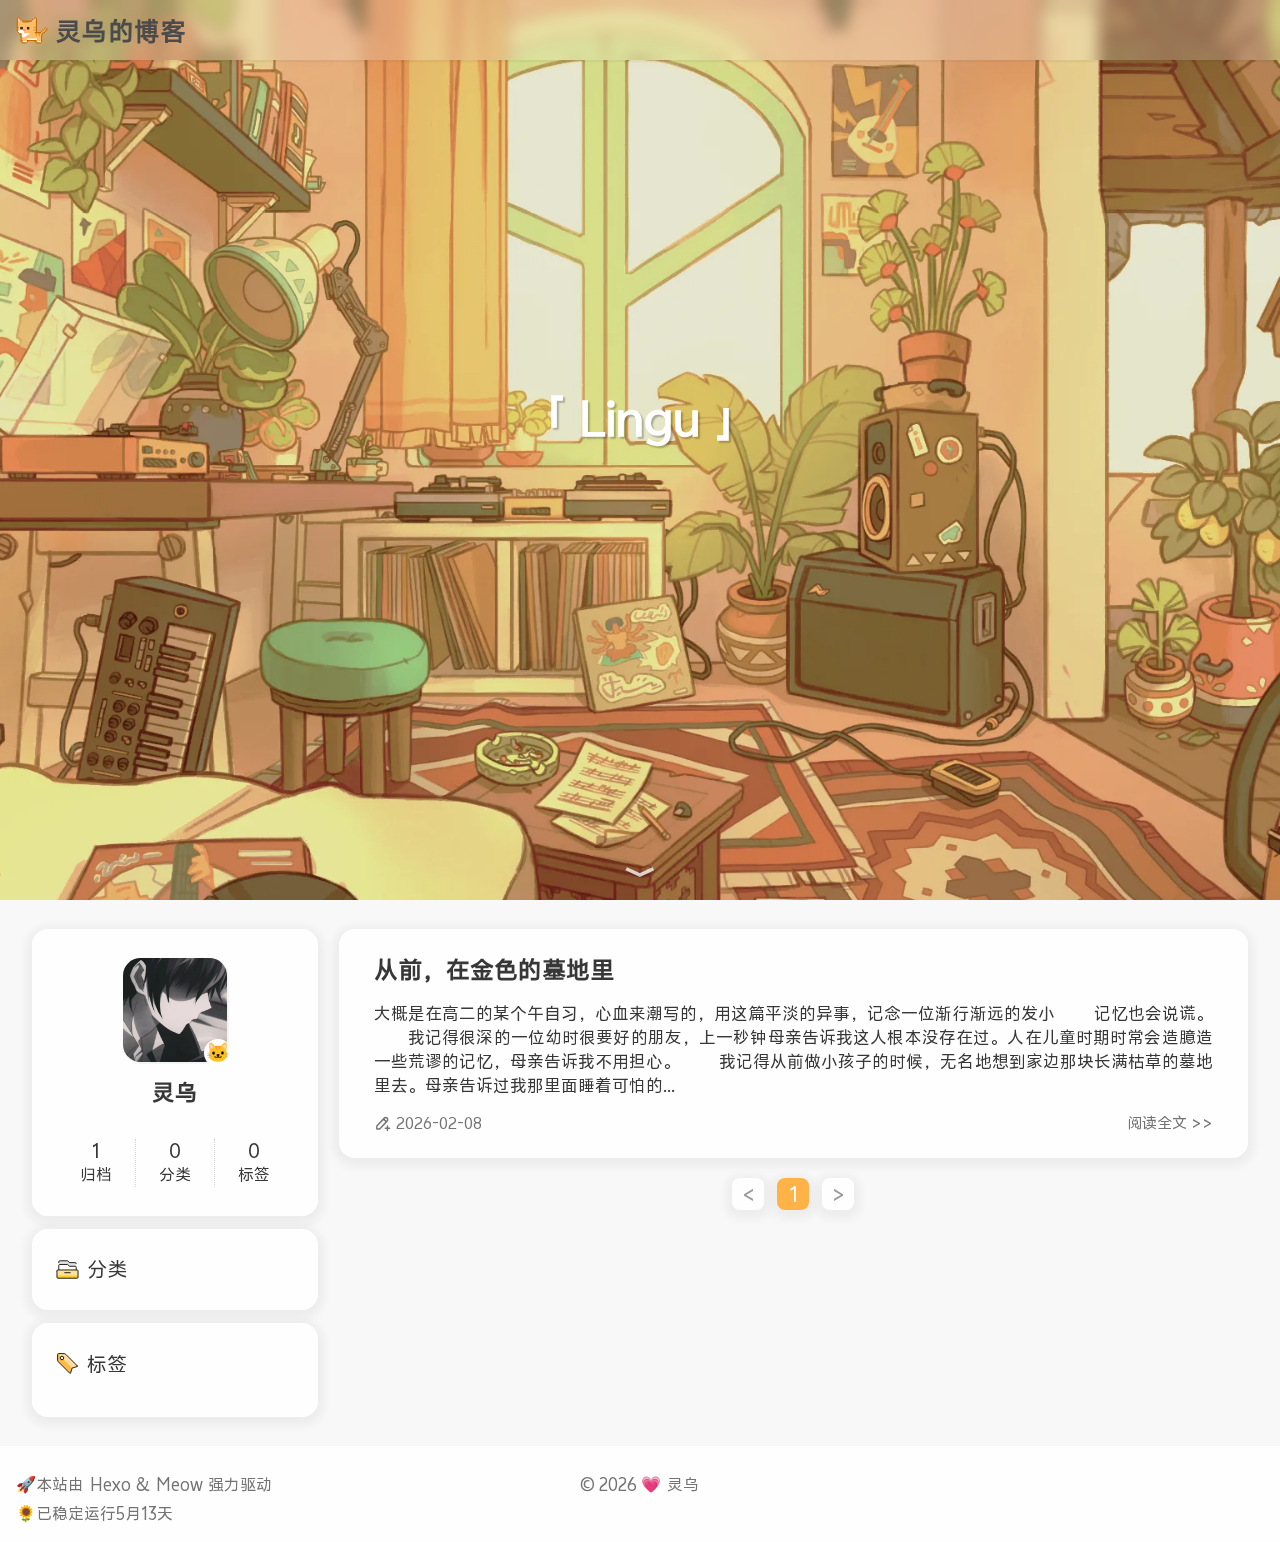
<file: index.html>
<!DOCTYPE html><html lang="zh-CN"><head><meta charset="utf-8"/><meta name="viewport" content="width=device-width, initial-scale=1.0"/><meta name="author" content="灵乌"/><meta name="copyright" content="灵乌"/><meta name="theme-color" content="#FFB347"/><meta name="format-detection" content="telephone=no"/><meta name="keywords" content="Hexo Theme MEOW"/><meta name="mobile-web-app-capable" content="yes"/><meta name="apple-mobile-web-app-capable" content="yes"/><meta name="apple-touch-fullscreen" content="yes"/><meta name="application-name" content="灵乌的博客 - A Cute Hexo Theme"/><meta name="apple-mobile-web-app-title" content="灵乌的博客 - A Cute Hexo Theme"/><meta name="apple-mobile-web-app-status-bar-style" content="#FFB347"/><link rel="canonical" href="http://ykvae.github.io/"/><meta name="description" content="Hexo Theme MEOW">
<meta property="og:type" content="website">
<meta property="og:title" content="灵乌的博客 - A Cute Hexo Theme">
<meta property="og:url" content="http://ykvae.github.io/index.html">
<meta property="og:site_name" content="灵乌的博客">
<meta property="og:description" content="Hexo Theme MEOW">
<meta property="og:locale" content="zh_CN">
<meta property="og:image" content="http://ykvae.github.io/assets/images/Hexo-Theme-MEOW.png">
<meta property="article:author" content="灵乌">
<meta name="twitter:card" content="summary_large_image">
<meta name="twitter:image" content="http://ykvae.github.io/assets/images/Hexo-Theme-MEOW.png"><meta name="robots" content="index,follow"/><meta name="googlebot" content="index,follow"/><meta name="revisit-after" content="1 days"/><title>灵乌的博客 - A Cute Hexo Theme</title><link rel="shortcut icon" href="/assets/images/Hexo-Theme-MEOW.ico"><link rel="preconnect" href="/assets"/><link rel="preconnect" href="assets"/>
<link rel="stylesheet" href="/css/style.css">

<link rel="stylesheet" href="/css/third-party/dist/APlayer.min.css">
<link rel="prefetch" href="/"/><link rel="prefetch" href="/archives"/><link rel="prefetch" href="/tags"/><meta name="generator" content="Hexo 8.1.1"></head><body bg-style="fixed"><header><div id="navbar"><div id="nav-info"><a id="site-icon" href="/" title="主页"><img src="/assets/images/Hexo-Theme-MEOW.png" alt="Logo"/></a><a id="site-name" href="/" title="主页"><h1>灵乌的博客</h1><img src="/assets/images/svg/uc/uc-home.svg" class="icon noview" alt="Icon"></a></div><div id="nav-menu"></div><div id="nav-function"><div id="menu-btn"><a href="javascript:void(0);" title="打开菜单"><img src="/assets/images/svg/uc/uc-menu.svg" class="icon noview" alt="Icon"></a></div></div></div></header><div id="menu-aside"><div id="menu-aside-container"><div id="menu-aside-info"><a href="/" title="主页"><img src="/assets/images/Hexo-Theme-MEOW.png" alt="Logo"/></a><a href="/" title="主页">灵乌的博客</a></div><hr/></div></div><main><div id="home-banner" bg-style="fixed"><div id="home-banner-info"><div id="home-banner-title">「 Lingu 」</div></div><div id="home-banner-scrolldown"><div id="scroll-to-main">﹀</div></div></div><div id="home-container"><div id="home-content"><aside id="home-sidebar"><div class="sidebar-card" id="sidebar-info"><div id="sidebar-info-img"><a href="/null"><img src="/assets/images/avatar.jpg" alt="Avatar"/></a><div class="status">🐱</div></div><div id="sidebar-info-name">灵乌</div><div id="sidebar-info-desc"></div><div class="site-statistic"><a href="/archives"><div class="site-statistic-num">1</div><div class="site-statistic-title">归档</div></a><a href="/categories"><div class="site-statistic-num">0</div><div class="site-statistic-title">分类</div></a><a href="/tags"><div class="site-statistic-num">0</div><div class="site-statistic-title">标签</div></a></div></div><div class="sidebar-card" id="sidebar-categories"><div class="sidebar-card-headline"><img src="/assets/images/svg/uc/uc-category.svg" class="icon box-icon" alt="Icon"><span>分类</span></div></div><div class="sidebar-card" id="sidebar-tags"><div class="sidebar-card-headline"><img src="/assets/images/svg/uc/uc-tag.svg" class="icon box-icon" alt="Icon"><span>标签</span></div><div id="sidebar-tags-content"></div></div></aside><div id="home-main"><div class="home-article"><div class="home-article-content" cover="nocover"><div class="home-article-title"><a href="/2026/02/08/hand%20of%20god/">从前，在金色的墓地里</a></div><div class="home-article-excerpt">大概是在高二的某个午自习，心血来潮写的，用这篇平淡的异事，记念一位渐行渐远的发小 &emsp;&emsp;记忆也会说谎。
&emsp;&emsp;我记得很深的一位幼时很要好的朋友，上一秒钟母亲告诉我这人根本没存在过。人在儿童时期时常会造臆造一些荒谬的记忆，母亲告诉我不用担心。
&emsp;&emsp;我记得从前做小孩子的时候，无名地想到家边那块长满枯草的墓地里去。母亲告诉过我那里面睡着可怕的...</div><div class="home-article-info-container"><div class="home-article-info"><div class="home-article-date"><img src="/assets/images/svg/ta/ta-pubdate.svg" class="icon noview" alt="Icon"><span>2026-02-08</span></div></div><div class="home-article-func"><a class="read-more-btn" href="/2026/02/08/hand%20of%20god/">阅读全文 &gt;&gt;</a></div></div></div></div><div class="home-paginator"><div class="paginator"><span class="extend prev" rel="prev"><</span><span class="page-number current">1</span><span class="extend next" rel="next">></span></div></div></div></div></div><div id="toolbar" hide=""><div id="toolbar-setting-container" hide=""><div class="toolbar-item"><button id="tool-color-mode" title="深色模式" type="button"><img src="/assets/images/svg/ta/ta-moon.svg" class="icon noview" alt="Icon"></button></div><div class="toolbar-item"><button class="copy-text" id="tool-share" title="分享" type="button" data-text="http://ykvae.github.io/index.html"><img src="/assets/images/svg/ta/ta-share.svg" class="icon noview" alt="Icon"></button></div></div><div class="toolbar-container"><div class="toolbar-item"><button id="tool-setting" title="设置" type="button"><img src="/assets/images/svg/ta/ta-setting.svg" class="icon noview" alt="Icon"></button></div><div class="toolbar-item"><button id="tool-gototop" title="返回顶部" type="button"><img src="/assets/images/svg/ta/ta-up.svg" class="icon noview" alt="Icon"></button></div></div></div><div id="music-player"></div></main><footer><div class="footer"><div id="footer-copyright">© 2026 <span>💗</span> <a href="/null">灵乌</a></div><div id="footer-info"><div id="footer-framework">🚀本站由 <a href="https://hexo.io" target="_blank">Hexo</a> & <a href="https://github.com/chanwj/hexo-theme-meow" title="3.3.0" target="_blank">Meow</a> 强力驱动</div><div id="footer-runtime"><span id="runtime" data-startdate="2026-02-08T10:00:00.000Z">🌻已稳定运行.年.月.天</span></div></div></div></footer><div class="scripts"><script>const GLOBALCONFIG = {
  root: '/',
  toolbar: true,
  lazyload_src: '/assets/images/Meow-Loading.webp',
  friends: false,
  album: '',
  codeblock: false,
  code_copy_text: false,
  share_text: '🐱Share From Meow',
  onblur_title: 'Please Come Back～✧(´▽`ʃ♡ƪ)',
  mouse_click: false,
  notify:{
    enable: false,
    info: '复制成功～转载请标注本文地址',
    f12_info: '开发者模式已打开，请遵循本站版权协议'
  },
  search: {
    enable: false,
    path: '',
    local: {
      top_n_per_article: 1,
      preload: false
    }
  },
  encrypt: false,
};
</script><script>if (!localStorage.getItem('color-mode')) {
  localStorage.setItem('color-mode', 'light' || 'light');
}
document.body.setAttribute('data-mode', localStorage.getItem('color-mode'));
</script>
<script src="/js/theme/tools/utils.js"></script>

<script src="/js/plugins/dist/lazyload.min.js"></script>

<script src="/js/plugins/view-image.min.js"></script>

<script src="/js/plugins/dist/APlayer.min.js"></script>
<script>const initAplayer = (data) => {
  if (!data.length) return;

  const ap = new APlayer({
    container: document.getElementById('music-player'),
    fixed: true,
    autoplay: false,
    theme: '#FFB347',
    loop: 'all',
    order: 'list',
    volume: 0.7,
    lrcType: 3,
    audio: data
  });

  ap.on('play', () => {
    document.getElementById('music-player').setAttribute("play", "");
  });
  ap.on('pause', () => {
    document.getElementById('music-player').removeAttribute("play");
  });
};

const fetchData = () => {
  fetch('')
    .then(res => res.json())
    .then(result => initAplayer(result));
};

if ('') {
  document.addEventListener("DOMContentLoaded", fetchData);
} else {
  document.addEventListener("DOMContentLoaded", initAplayer());;
}</script>
<script src="/js/main.js" type="module"></script>
</div></body></html>
</file>
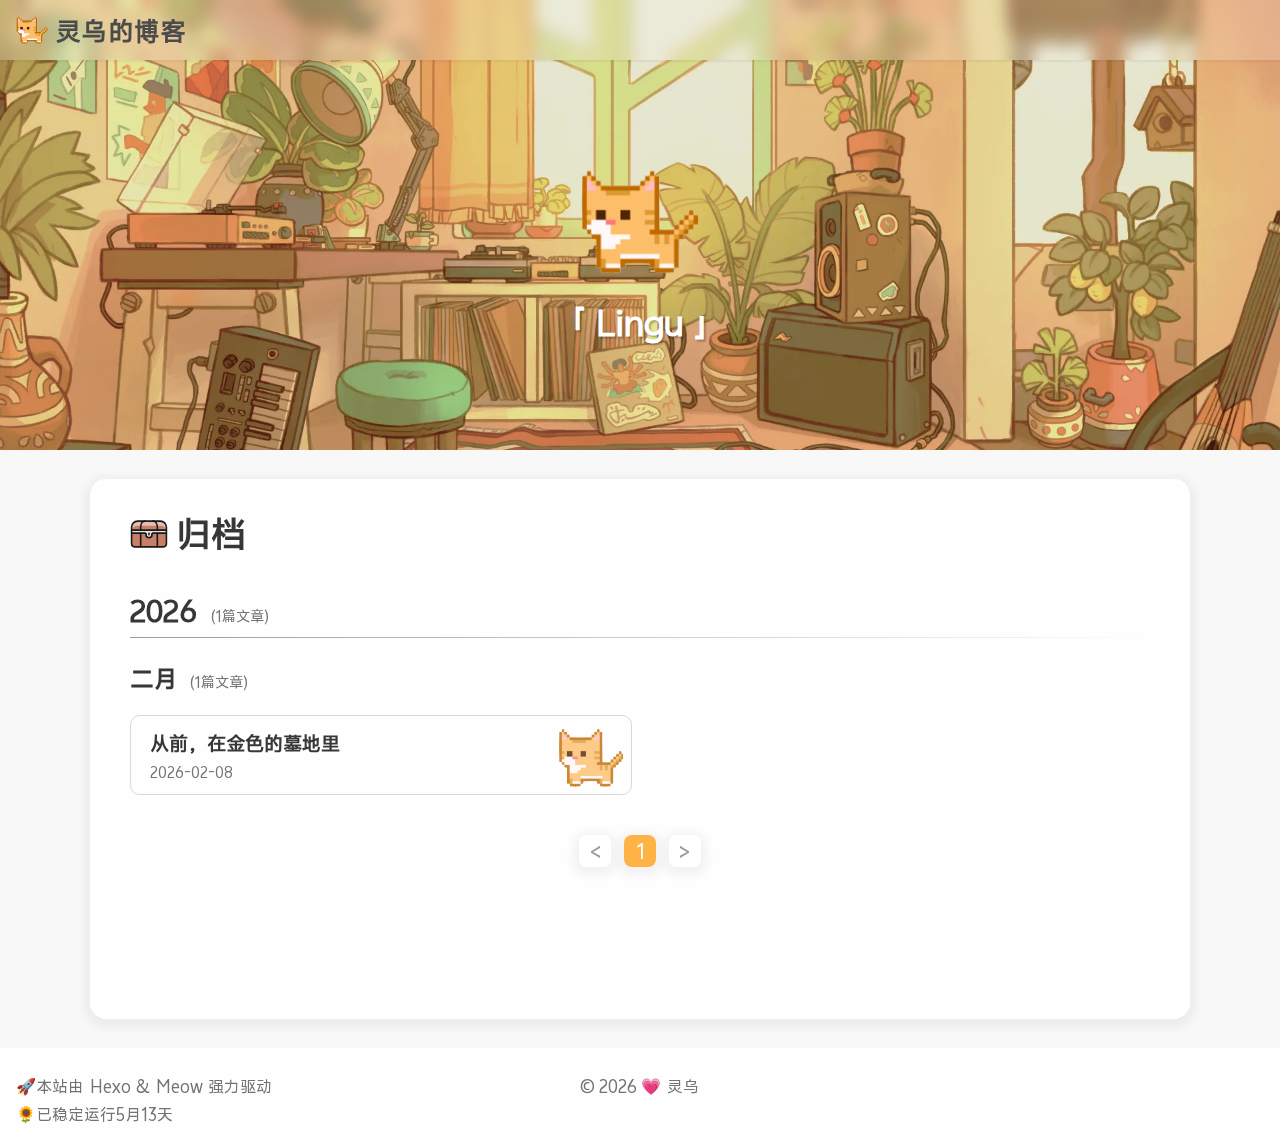
<file: archives/index.html>
<!DOCTYPE html><html lang="zh-CN"><head><meta charset="utf-8"/><meta name="viewport" content="width=device-width, initial-scale=1.0"/><meta name="author" content="灵乌"/><meta name="copyright" content="灵乌"/><meta name="theme-color" content="#FFB347"/><meta name="format-detection" content="telephone=no"/><meta name="keywords" content="Hexo Theme MEOW"/><meta name="mobile-web-app-capable" content="yes"/><meta name="apple-mobile-web-app-capable" content="yes"/><meta name="apple-touch-fullscreen" content="yes"/><meta name="application-name" content="归档 | 灵乌的博客"/><meta name="apple-mobile-web-app-title" content="归档 | 灵乌的博客"/><meta name="apple-mobile-web-app-status-bar-style" content="#FFB347"/><link rel="canonical" href="http://ykvae.github.io/archives/"/><meta name="description" content="Hexo Theme MEOW">
<meta property="og:type" content="website">
<meta property="og:title" content="归档 | 灵乌的博客">
<meta property="og:url" content="http://ykvae.github.io/archives/index.html">
<meta property="og:site_name" content="灵乌的博客">
<meta property="og:description" content="Hexo Theme MEOW">
<meta property="og:locale" content="zh_CN">
<meta property="og:image" content="http://ykvae.github.io/archives/assets/images/Hexo-Theme-MEOW.png">
<meta property="article:author" content="灵乌">
<meta name="twitter:card" content="summary_large_image">
<meta name="twitter:image" content="http://ykvae.github.io/archives/assets/images/Hexo-Theme-MEOW.png"><meta name="robots" content="index,follow"/><meta name="googlebot" content="index,follow"/><meta name="revisit-after" content="1 days"/><title>归档 | 灵乌的博客</title><link rel="shortcut icon" href="/assets/images/Hexo-Theme-MEOW.ico"><link rel="preconnect" href="/assets"/><link rel="preconnect" href="assets"/>
<link rel="stylesheet" href="/css/style.css">

<link rel="stylesheet" href="/css/third-party/dist/APlayer.min.css">
<link rel="prefetch" href="/"/><link rel="prefetch" href="/archives"/><link rel="prefetch" href="/tags"/><meta name="generator" content="Hexo 8.1.1"></head><body bg-style="none"><header><div id="navbar"><div id="nav-info"><a id="site-icon" href="/" title="主页"><img src="/assets/images/Hexo-Theme-MEOW.png" alt="Logo"/></a><a id="site-name" href="/" title="主页"><div>灵乌的博客</div><img src="/assets/images/svg/uc/uc-home.svg" class="icon noview" alt="Icon"></a></div><div id="nav-menu"></div><div id="nav-function"><div id="menu-btn"><a href="javascript:void(0);" title="打开菜单"><img src="/assets/images/svg/uc/uc-menu.svg" class="icon noview" alt="Icon"></a></div></div></div></header><div id="menu-aside"><div id="menu-aside-container"><div id="menu-aside-info"><a href="/" title="主页"><img src="/assets/images/Hexo-Theme-MEOW.png" alt="Logo"/></a><a href="/" title="主页">灵乌的博客</a></div><hr/></div></div><main><div class="banner"><div class="banner-info"><div class="banner-avatar"><img src="/assets/images/Hexo-Theme-MEOW.png" alt="Avatar"/></div><div class="banner-title">「 Lingu 」</div></div></div><div class="page-container"><div class="page-content"><div class="page-title"><div class="page-title-content"><img src="/assets/images/svg/uc/uc-archive.svg" class="icon noview" alt="Icon"><h1>归档</h1></div></div><div class="page-main"><div class="archive-container"><div class="archive-year"><div class="archive-year-title"><a href="/archives/2026">2026</a><span>(1篇文章)</span></div><div class="archive-month"><div class="archive-month-title"><a href="/archives/2026/02">二月</a><span>(1篇文章)</span></div><div class="archive-posts-list"><div class="archive-post" archive-style="normal"><div class="archive-post-cover"></div><a href="/2026/02/08/hand%20of%20god/"><div class="archive-post-title">从前，在金色的墓地里</div><div class="archive-post-date">2026-02-08</div></a></div></div></div></div></div><div class="page-paginator"><div class="paginator"><span class="extend prev" rel="prev"><</span><span class="page-number current">1</span><span class="extend next" rel="next">></span></div></div><div class="page-body markdown"></div></div></div></div><div id="toolbar" hide=""><div id="toolbar-setting-container" hide=""><div class="toolbar-item"><button id="tool-color-mode" title="深色模式" type="button"><img src="/assets/images/svg/ta/ta-moon.svg" class="icon noview" alt="Icon"></button></div><div class="toolbar-item"><button class="copy-text" id="tool-share" title="分享" type="button" data-text="http://ykvae.github.io/archives/index.html"><img src="/assets/images/svg/ta/ta-share.svg" class="icon noview" alt="Icon"></button></div></div><div class="toolbar-container"><div class="toolbar-item"><button id="tool-setting" title="设置" type="button"><img src="/assets/images/svg/ta/ta-setting.svg" class="icon noview" alt="Icon"></button></div><div class="toolbar-item"><button id="tool-gototop" title="返回顶部" type="button"><img src="/assets/images/svg/ta/ta-up.svg" class="icon noview" alt="Icon"></button></div></div></div><div id="music-player"></div></main><footer><div class="footer"><div id="footer-copyright">© 2026 <span>💗</span> <a href="/null">灵乌</a></div><div id="footer-info"><div id="footer-framework">🚀本站由 <a href="https://hexo.io" target="_blank">Hexo</a> & <a href="https://github.com/chanwj/hexo-theme-meow" title="3.3.0" target="_blank">Meow</a> 强力驱动</div><div id="footer-runtime"><span id="runtime" data-startdate="2026-02-08T10:00:00.000Z">🌻已稳定运行.年.月.天</span></div></div></div></footer><div class="scripts"><script>const GLOBALCONFIG = {
  root: '/',
  toolbar: true,
  lazyload_src: '/assets/images/Meow-Loading.webp',
  friends: false,
  album: '',
  codeblock: false,
  code_copy_text: false,
  share_text: '🐱Share From Meow',
  onblur_title: 'Please Come Back～✧(´▽`ʃ♡ƪ)',
  mouse_click: false,
  notify:{
    enable: false,
    info: '复制成功～转载请标注本文地址',
    f12_info: '开发者模式已打开，请遵循本站版权协议'
  },
  search: {
    enable: false,
    path: '',
    local: {
      top_n_per_article: 1,
      preload: false
    }
  },
  encrypt: false,
};
</script><script>if (!localStorage.getItem('color-mode')) {
  localStorage.setItem('color-mode', 'light' || 'light');
}
document.body.setAttribute('data-mode', localStorage.getItem('color-mode'));
</script>
<script src="/js/theme/tools/utils.js"></script>

<script src="/js/plugins/dist/lazyload.min.js"></script>

<script src="/js/plugins/view-image.min.js"></script>

<script src="/js/plugins/dist/APlayer.min.js"></script>
<script>const initAplayer = (data) => {
  if (!data.length) return;

  const ap = new APlayer({
    container: document.getElementById('music-player'),
    fixed: true,
    autoplay: false,
    theme: '#FFB347',
    loop: 'all',
    order: 'list',
    volume: 0.7,
    lrcType: 3,
    audio: data
  });

  ap.on('play', () => {
    document.getElementById('music-player').setAttribute("play", "");
  });
  ap.on('pause', () => {
    document.getElementById('music-player').removeAttribute("play");
  });
};

const fetchData = () => {
  fetch('')
    .then(res => res.json())
    .then(result => initAplayer(result));
};

if ('') {
  document.addEventListener("DOMContentLoaded", fetchData);
} else {
  document.addEventListener("DOMContentLoaded", initAplayer());;
}</script>
<script src="/js/main.js" type="module"></script>
</div></body></html>
</file>
<file: css/style.css>
@import url("/assets/fonts/vivoSans-Regular/result.css");
@import url("/assets/fonts/SFMonoRegular/result.css");
body[data-mode='light'] {
  --theme-color: #ffb347;
  --theme-color-light-1: #ffd191;
  --theme-color-light-2: #ffc26c;
  --theme-color-light-3: #ffca7e;
  --theme-color-transparent-1: rgba(255,179,71,0.6);
  --theme-color-dark-1: #ffa626;
  --background-color: #fff;
  --background-color-transparent-1: rgba(255,255,255,0.85);
  --background-color-transparent-2: rgba(255,255,255,0.7);
  --background-color-transparent-3: rgba(255,255,255,0.4);
  --background-color-grey: #e8e8e8;
  --background-color-grey-light-1: #f1f1f1;
  --background-color-grey-light-2: #f5f5f5;
  --background-color-grey-transparent: rgba(232,232,232,0.25);
  --background-color-grey-transparent-2: rgba(232,232,232,0.15);
  --background-color-body: #f8f8f8;
  --background-color-page: rgba(255,255,255,0.85);
  --font-color: #373737;
  --font-color-invert: #fff;
  --font-color-navbar: #4b4b4b;
  --font-color-light-1: #737373;
  --font-color-light-2: #9b9b9b;
  --font-color-light-3: #cdcdcd;
  --link-hover-font-color: #fff;
  --banner-background: url("/assets/images/wallhaven-5yl597.webp");
  --banner-font-color: #fff;
  --nav-background-color: rgba(255,255,255,0.188);
  --card-border-color: #d7d7d7;
  --meow-box-shadow: 1px 1px 1px 1px rgba(42,42,42,0.051);
  --meow-card-shadow: 0px 3px 8px 6px rgba(42,42,42,0.051);
}
body[data-mode='dark'] {
  --theme-color: #88c0ed;
  --theme-color-light-1: #b8d9f4;
  --theme-color-light-2: #a0cdf1;
  --theme-color-light-3: #acd3f2;
  --theme-color-transparent-1: rgba(136,192,237,0.6);
  --theme-color-dark-1: #68afe8;
  --background-color: #2d2d2d;
  --background-color-transparent-1: rgba(45,45,45,0.88);
  --background-color-transparent-2: rgba(45,45,45,0.7);
  --background-color-transparent-3: rgba(45,45,45,0.4);
  --background-color-grey: #454545;
  --background-color-grey-light-1: #3e3e3e;
  --background-color-grey-light-2: #373737;
  --background-color-grey-transparent: rgba(69,69,69,0.25);
  --background-color-grey-transparent-2: rgba(69,69,69,0.35);
  --background-color-body: #202124;
  --background-color-page: rgba(45,45,45,0.7);
  --font-color: #bebec6;
  --font-color-invert: #fcfcfc;
  --font-color-navbar: #bebec6;
  --font-color-light-1: #9595a2;
  --font-color-light-2: #808090;
  --font-color-light-3: #5b5b67;
  --link-hover-font-color: #2d2d2d;
  --banner-background: url("/assets/images/wallhaven-e7zogk.webp");
  --banner-font-color: #e0e0e0;
  --nav-background-color: transparent;
  --card-border-color: #3b3b3b;
  --meow-box-shadow: 1px 1px 1px 1px rgba(187,187,187,0.012);
  --meow-card-shadow: none;
}
:root {
  --meow-text-shadow-title: 2px 2px 1.5px rgba(0,0,0,0.25);
  --meow-text-shadow: 2px 2px 1px rgba(0,0,0,0.125);
  --meow-text-shadow-light: 1.2px 1.2px 1px rgba(0,0,0,0.125);
  --meow-main-width: 1400px;
  --meow-page-width: 1100px;
  --meow-navbar-height: 60px;
  --meow-font-default: 'vivo Sans', 'PingFang SC', 'Microsoft YaHei', Sans-serif, Serif;
  --meow-font-title: 'vivo Sans', 'PingFang SC', 'Microsoft YaHei', Sans-serif, Serif;
  --meow-font-code: 'SF Mono', 'vivo Sans', 'PingFang SC', 'Microsoft YaHei', Courier, Consolas, Sans-serif;
}
@-moz-keyframes fade {
  0%, 100% {
    opacity: 1;
  }
  50% {
    opacity: 0.3;
  }
}
@-webkit-keyframes fade {
  0%, 100% {
    opacity: 1;
  }
  50% {
    opacity: 0.3;
  }
}
@-o-keyframes fade {
  0%, 100% {
    opacity: 1;
  }
  50% {
    opacity: 0.3;
  }
}
@keyframes fade {
  0%, 100% {
    opacity: 1;
  }
  50% {
    opacity: 0.3;
  }
}
@-moz-keyframes bounce {
  0%, 50%, 100% {
    transform: translateY(0);
    -webkit-transform: translateY(0);
  }
  25% {
    transform: translateY(-3px);
    -webkit-transform: translateY(-3px);
  }
  75% {
    transform: translateY(3px);
    -webkit-transform: translateY(3px);
  }
}
@-webkit-keyframes bounce {
  0%, 50%, 100% {
    transform: translateY(0);
    -webkit-transform: translateY(0);
  }
  25% {
    transform: translateY(-3px);
    -webkit-transform: translateY(-3px);
  }
  75% {
    transform: translateY(3px);
    -webkit-transform: translateY(3px);
  }
}
@-o-keyframes bounce {
  0%, 50%, 100% {
    transform: translateY(0);
    -webkit-transform: translateY(0);
  }
  25% {
    transform: translateY(-3px);
    -webkit-transform: translateY(-3px);
  }
  75% {
    transform: translateY(3px);
    -webkit-transform: translateY(3px);
  }
}
@keyframes bounce {
  0%, 50%, 100% {
    transform: translateY(0);
    -webkit-transform: translateY(0);
  }
  25% {
    transform: translateY(-3px);
    -webkit-transform: translateY(-3px);
  }
  75% {
    transform: translateY(3px);
    -webkit-transform: translateY(3px);
  }
}
@-moz-keyframes beat {
  0%, 100% {
    transform: scale(1);
    -webkit-transform: scale(1);
  }
  50% {
    transform: scale(1.05);
    -webkit-transform: scale(1.05);
  }
}
@-webkit-keyframes beat {
  0%, 100% {
    transform: scale(1);
    -webkit-transform: scale(1);
  }
  50% {
    transform: scale(1.05);
    -webkit-transform: scale(1.05);
  }
}
@-o-keyframes beat {
  0%, 100% {
    transform: scale(1);
    -webkit-transform: scale(1);
  }
  50% {
    transform: scale(1.05);
    -webkit-transform: scale(1.05);
  }
}
@keyframes beat {
  0%, 100% {
    transform: scale(1);
    -webkit-transform: scale(1);
  }
  50% {
    transform: scale(1.05);
    -webkit-transform: scale(1.05);
  }
}
@-moz-keyframes spin {
  0% {
    transform: rotate(0);
    -webkit-transform: rotate(0);
  }
  100% {
    transform: rotate(360deg);
    -webkit-transform: rotate(360deg);
  }
}
@-webkit-keyframes spin {
  0% {
    transform: rotate(0);
    -webkit-transform: rotate(0);
  }
  100% {
    transform: rotate(360deg);
    -webkit-transform: rotate(360deg);
  }
}
@-o-keyframes spin {
  0% {
    transform: rotate(0);
    -webkit-transform: rotate(0);
  }
  100% {
    transform: rotate(360deg);
    -webkit-transform: rotate(360deg);
  }
}
@keyframes spin {
  0% {
    transform: rotate(0);
    -webkit-transform: rotate(0);
  }
  100% {
    transform: rotate(360deg);
    -webkit-transform: rotate(360deg);
  }
}
@-moz-keyframes run-bounce {
  0% {
    transform: translateX(0);
    -webkit-transform: translateX(0);
  }
  25% {
    transform: translateX(-40px) translateY(-35px);
    -webkit-transform: translateX(-40px) translateY(-35px);
  }
  50% {
    transform: translateX(-100px) translateY(-60px);
    -webkit-transform: translateX(-100px) translateY(-60px);
  }
  75% {
    transform: translateX(-160px) translateY(-35px);
    -webkit-transform: translateX(-160px) translateY(-35px);
  }
  100% {
    transform: translateX(-200px);
    -webkit-transform: translateX(-200px);
  }
}
@-webkit-keyframes run-bounce {
  0% {
    transform: translateX(0);
    -webkit-transform: translateX(0);
  }
  25% {
    transform: translateX(-40px) translateY(-35px);
    -webkit-transform: translateX(-40px) translateY(-35px);
  }
  50% {
    transform: translateX(-100px) translateY(-60px);
    -webkit-transform: translateX(-100px) translateY(-60px);
  }
  75% {
    transform: translateX(-160px) translateY(-35px);
    -webkit-transform: translateX(-160px) translateY(-35px);
  }
  100% {
    transform: translateX(-200px);
    -webkit-transform: translateX(-200px);
  }
}
@-o-keyframes run-bounce {
  0% {
    transform: translateX(0);
    -webkit-transform: translateX(0);
  }
  25% {
    transform: translateX(-40px) translateY(-35px);
    -webkit-transform: translateX(-40px) translateY(-35px);
  }
  50% {
    transform: translateX(-100px) translateY(-60px);
    -webkit-transform: translateX(-100px) translateY(-60px);
  }
  75% {
    transform: translateX(-160px) translateY(-35px);
    -webkit-transform: translateX(-160px) translateY(-35px);
  }
  100% {
    transform: translateX(-200px);
    -webkit-transform: translateX(-200px);
  }
}
@keyframes run-bounce {
  0% {
    transform: translateX(0);
    -webkit-transform: translateX(0);
  }
  25% {
    transform: translateX(-40px) translateY(-35px);
    -webkit-transform: translateX(-40px) translateY(-35px);
  }
  50% {
    transform: translateX(-100px) translateY(-60px);
    -webkit-transform: translateX(-100px) translateY(-60px);
  }
  75% {
    transform: translateX(-160px) translateY(-35px);
    -webkit-transform: translateX(-160px) translateY(-35px);
  }
  100% {
    transform: translateX(-200px);
    -webkit-transform: translateX(-200px);
  }
}
@-moz-keyframes expand-width {
  0% {
    width: 10%;
  }
  100% {
    width: 100%;
    left: 0;
  }
}
@-webkit-keyframes expand-width {
  0% {
    width: 10%;
  }
  100% {
    width: 100%;
    left: 0;
  }
}
@-o-keyframes expand-width {
  0% {
    width: 10%;
  }
  100% {
    width: 100%;
    left: 0;
  }
}
@keyframes expand-width {
  0% {
    width: 10%;
  }
  100% {
    width: 100%;
    left: 0;
  }
}
@-moz-keyframes expand-width-to-right {
  0% {
    width: 0;
  }
  100% {
    width: 100%;
  }
}
@-webkit-keyframes expand-width-to-right {
  0% {
    width: 0;
  }
  100% {
    width: 100%;
  }
}
@-o-keyframes expand-width-to-right {
  0% {
    width: 0;
  }
  100% {
    width: 100%;
  }
}
@keyframes expand-width-to-right {
  0% {
    width: 0;
  }
  100% {
    width: 100%;
  }
}
@-moz-keyframes move-to-right {
  0% {
    transform: translateX(0);
    -webkit-transform: translateX(0);
  }
  100% {
    transform: translateX(2px);
    -webkit-transform: translateX(2px);
  }
}
@-webkit-keyframes move-to-right {
  0% {
    transform: translateX(0);
    -webkit-transform: translateX(0);
  }
  100% {
    transform: translateX(2px);
    -webkit-transform: translateX(2px);
  }
}
@-o-keyframes move-to-right {
  0% {
    transform: translateX(0);
    -webkit-transform: translateX(0);
  }
  100% {
    transform: translateX(2px);
    -webkit-transform: translateX(2px);
  }
}
@keyframes move-to-right {
  0% {
    transform: translateX(0);
    -webkit-transform: translateX(0);
  }
  100% {
    transform: translateX(2px);
    -webkit-transform: translateX(2px);
  }
}
@-moz-keyframes show-up {
  0% {
    transform: translateY(0.9rem);
    -webkit-transform: translateY(0.9rem);
    opacity: 0;
  }
  100% {
    transform: translateY(0);
    -webkit-transform: translateY(0);
    opacity: 1;
  }
}
@-webkit-keyframes show-up {
  0% {
    transform: translateY(0.9rem);
    -webkit-transform: translateY(0.9rem);
    opacity: 0;
  }
  100% {
    transform: translateY(0);
    -webkit-transform: translateY(0);
    opacity: 1;
  }
}
@-o-keyframes show-up {
  0% {
    transform: translateY(0.9rem);
    -webkit-transform: translateY(0.9rem);
    opacity: 0;
  }
  100% {
    transform: translateY(0);
    -webkit-transform: translateY(0);
    opacity: 1;
  }
}
@keyframes show-up {
  0% {
    transform: translateY(0.9rem);
    -webkit-transform: translateY(0.9rem);
    opacity: 0;
  }
  100% {
    transform: translateY(0);
    -webkit-transform: translateY(0);
    opacity: 1;
  }
}
@-moz-keyframes show-scale {
  0% {
    transform: scale(0);
    -webkit-transform: scale(0);
    opacity: 0;
  }
  100% {
    transform: scale(1);
    -webkit-transform: scale(1);
    opacity: 1;
  }
}
@-webkit-keyframes show-scale {
  0% {
    transform: scale(0);
    -webkit-transform: scale(0);
    opacity: 0;
  }
  100% {
    transform: scale(1);
    -webkit-transform: scale(1);
    opacity: 1;
  }
}
@-o-keyframes show-scale {
  0% {
    transform: scale(0);
    -webkit-transform: scale(0);
    opacity: 0;
  }
  100% {
    transform: scale(1);
    -webkit-transform: scale(1);
    opacity: 1;
  }
}
@keyframes show-scale {
  0% {
    transform: scale(0);
    -webkit-transform: scale(0);
    opacity: 0;
  }
  100% {
    transform: scale(1);
    -webkit-transform: scale(1);
    opacity: 1;
  }
}
@-moz-keyframes show-ease {
  0% {
    opacity: 0;
  }
  100% {
    opacity: 1;
  }
}
@-webkit-keyframes show-ease {
  0% {
    opacity: 0;
  }
  100% {
    opacity: 1;
  }
}
@-o-keyframes show-ease {
  0% {
    opacity: 0;
  }
  100% {
    opacity: 1;
  }
}
@keyframes show-ease {
  0% {
    opacity: 0;
  }
  100% {
    opacity: 1;
  }
}
* {
  box-sizing: border-box;
  scroll-behavior: smooth;
  user-select: auto;
}
* ::-webkit-scrollbar {
  width: 0.65rem;
  height: 0.65rem;
}
* ::-webkit-scrollbar-thumb {
  background-color: var(--background-color-grey);
  border-radius: 10px;
}
* ::-webkit-scrollbar-thumb:hover {
  background-color: var(--theme-color-light-1);
}
* ::-webkit-scrollbar-thumb:active {
  background-color: var(--theme-color-light-1);
}
* ::-webkit-scrollbar-track {
  background-color: var(--background-color-grey-transparent);
}
@-moz-document url-prefix() {
  scrollbar-color: var(--background-color-grey) var(--background-color-grey-transparent);
  scrollbar-width: thin;
}
* ::selection {
  background: var(--theme-color);
  color: var(--font-color-invert);
}
body {
  width: 100%;
  height: max-content;
  min-height: 100vh;
  margin: 0;
  background-color: var(--background-color-body);
  color: var(--font-color);
  font-size: 16px;
  font-family: var(--meow-font-default);
  line-height: 1.5rem;
}
@media (max-width: 900px) {
  body {
    font-size: 14px;
  }
}
body[bg-style='fixed']:before {
  content: ' ';
  position: fixed;
  top: 0;
  left: 0;
  width: 100vw;
  height: 100vh;
  z-index: -1;
  background-image: var(--banner-background);
  background-size: cover;
  background-position: center top;
  background-repeat: no-repeat;
  animation: show-ease 0.3s ease-in;
  transition: background-image 0.3s ease-in, filter 0.3s ease-in;
}
body[bg-style='fixed'][blur]:before {
  filter: blur(0.5rem);
}
main {
  width: 100%;
  height: max-content;
}
a {
  text-decoration: none;
  color: var(--theme-color);
}
ul,
ol {
  padding-left: 2rem;
  margin: 1.5rem 0;
}
ul ul,
ol ul,
ul ol,
ol ol {
  margin: 0;
}
ul:has(input[type='checkbox']) {
  padding-left: 0;
}
ul:has(input[type='checkbox']) li {
  display: flex;
  align-items: center;
  gap: 0.5rem;
}
ul li input[type='checkbox']:disabled {
  appearance: none;
  width: 1.6em;
  height: 1.5em;
  border-radius: 0.3rem;
  margin: 0;
  background-color: var(--background-color-grey-light-1);
}
ul li input[type='checkbox']:disabled:checked {
  background-color: var(--theme-color);
}
ul li input[type='checkbox']:disabled:checked:after {
  content: '✓';
  display: inline-block;
  width: 100%;
  height: 100%;
  color: var(--font-color-invert);
  font-weight: bold;
  text-align: center;
}
blockquote {
  margin: 2rem 0;
  padding: 0.2rem 0.9rem;
  border-left: 0.5rem solid var(--font-color-light-3);
  background-color: var(--background-color-grey-transparent);
  border-radius: 0.25rem;
  box-shadow: var(--meow-box-shadow);
  line-height: 1.5;
}
h1 {
  font-size: 2em;
}
h2 {
  font-size: 1.5em;
}
h3 {
  font-size: 1.35em;
}
h4 {
  font-size: 1.2em;
}
h5 {
  font-size: 1.1em;
}
h6 {
  font-size: 1em;
}
h1,
h2,
h3,
h4,
h5,
h6 {
  margin: 2.45em 0 1.35em;
}
hr {
  margin: 3rem 0;
  border: 2px dashed var(--background-color-grey);
  position: relative;
  overflow: visible;
}
hr:before {
  content: '🐈';
  position: absolute;
  top: -0.5rem;
  left: 5%;
  font-size: 1rem;
  line-height: 1rem;
  color: var(--background-color-grey);
  z-index: 10;
  opacity: 0.7;
  transition: all 1s ease-in-out;
}
hr:hover:before {
  left: 90%;
}
p {
  text-align: justify;
  vertical-align: baseline;
}
mark {
  background-color: var(--theme-color);
  color: var(--font-color-invert);
  padding: 0 0.3rem;
  border-radius: 0.3rem;
}
ins {
  text-decoration-color: var(--font-color-light-2);
}
s {
  color: var(--font-color-light-1);
}
abbr {
  text-decoration-color: var(--font-color-light-2);
}
kbd {
  padding: 0.1em 0.4rem;
  margin: 0 0.12rem;
  border: 1px solid var(--background-color-grey);
  border-radius: 0.4rem;
  background-color: var(--background-color-grey-light-1);
  font-family: var(--meow-font-default);
  font-size: 0.9em;
}
.table-container {
  width: 100%;
  overflow-x: auto;
  margin: 2rem 0;
}
table {
  border-radius: 0.8rem;
  border-collapse: collapse;
  width: 100%;
  overflow: hidden;
  box-shadow: var(--meow-box-shadow);
}
table ul,
table ol {
  line-height: normal;
  margin: 0;
}
th,
td {
  padding: 0.5rem 0.8rem;
  border: 1px solid var(--background-color-grey);
}
thead {
  background-color: var(--background-color-grey-light-2);
  white-space: nowrap;
}
button {
  background: transparent;
  border: 0;
  padding: 0;
  cursor: pointer;
  font-family: var(--meow-font-default);
  color: var(--font-color);
  font-size: 1rem;
}
textarea,
input {
  font-family: var(--meow-font-default);
}
.markdown {
  line-height: 1.58;
}
.markdown a:not(.normal) {
  color: var(--theme-color);
  position: relative;
}
.markdown a:not(.normal):after {
  content: '';
  position: absolute;
  left: 0;
  bottom: -1.2px;
  display: block;
  height: 2px;
  width: 0;
  background-color: var(--theme-color-light-2);
  transition: width 0.5s ease;
}
.markdown a:not(.normal):hover:after {
  width: 100%;
}
.markdown ul {
  padding-left: 1em;
  line-height: 1.8em;
}
.markdown ol {
  padding-left: 1em;
  line-height: 1.8em;
}
.markdown ul li,
.markdown ol li {
  margin: 0.5em 0;
}
.markdown ul li:has(ul),
.markdown ol li:has(ul) {
  margin: 1em 0;
}
.markdown ul li:has(ol),
.markdown ol li:has(ol) {
  margin: 1em 0;
}
.markdown ul ul >li,
.markdown ol ul >li,
.markdown ul ol >li,
.markdown ol ol >li {
  margin: 0.5em 0;
}
.markdown h1:before,
.markdown h2:before,
.markdown h3:before,
.markdown h4:before,
.markdown h5:before,
.markdown h6:before {
  content: '#';
  margin-right: 0.5rem;
  color: var(--font-color-light-3);
  transition: color 0.2s ease-in-out;
}
.markdown h1:hover:before,
.markdown h2:hover:before,
.markdown h3:hover:before,
.markdown h4:hover:before,
.markdown h5:hover:before,
.markdown h6:hover:before {
  color: var(--theme-color);
}
.markdown img {
  display: block;
  margin: 1rem auto;
  max-width: 100%;
  object-fit: contain;
  border-radius: 0.8rem;
}
.markdown img:not([no-view]):not(.noview):hover {
  box-shadow: var(--meow-card-shadow);
}
.markdown .img-caption img {
  margin: 0 auto;
}
.icon {
  height: 1rem;
  object-fit: contain;
}
.box-icon {
  height: 1.45rem;
}
.img-caption {
  margin: 1rem auto;
  width: 100%;
  display: flex;
  flex-direction: column;
  gap: 0.1rem;
}
.img-caption figcaption {
  text-align: center;
  color: var(--font-color-light-1);
  font-size: 0.9em;
}
img[data-lazy-src] {
  transition: all 0.3s ease-in;
}
img[data-lazy-src]:not(.loaded) {
  filter: blur(0.8rem) brightness(1) !important;
}
img:not(.icon):not([no-view]):not(.noview) {
  cursor: pointer;
}
.view-image-close__full {
  background: var(--background-color-grey-transparent) !important;
}
body[data-mode="dark"] img:not(.icon) {
  filter: brightness(90%);
}
.view-image img {
  filter: brightness(100%) !important;
}
.postcover {
  border-radius: 0.8rem;
  width: 100%;
  max-height: 28rem;
  object-fit: cover !important;
  margin: 2rem 0 !important;
}
.page-container {
  width: 100%;
  height: max-content;
  padding: 1.8rem 0;
}
.page-content {
  width: 95%;
  max-width: var(--meow-page-width);
  height: max-content;
  min-height: 60vh;
  margin: 0 auto;
  padding: 2.2rem 2.5rem;
  background-color: var(--background-color-page);
  backdrop-filter: blur(3px);
  border-radius: 1rem;
  box-shadow: var(--meow-card-shadow);
  animation: show-up 0.6s ease-out;
}
.page-title {
  line-height: 2.5rem;
  margin-bottom: 2.3rem;
  display: flex;
  align-items: center;
  justify-content: space-between;
}
.page-title-content {
  display: flex;
  align-items: center;
  gap: 0.5rem;
}
.page-title-content h1 {
  font-size: 2.2rem;
  font-weight: bold;
  margin: 0;
}
.page-title-content .icon {
  height: 2.4rem;
}
.pageview {
  font-size: 16px;
  color: var(--font-color-light-2);
  display: flex;
  flex-wrap: nowrap;
  align-items: center;
  gap: 0.15rem;
}
.pageview .icon {
  height: 1rem;
  opacity: 0.5;
}
.pageview span {
  white-space: nowrap;
}
body[data-mode="dark"] .pageview .icon {
  filter: invert(100%);
}
.page-paginator {
  margin-top: 2.5rem;
}
.page-desc {
  font-size: 1.2rem;
  margin-bottom: 2rem;
  color: var(--font-color-light-2);
  position: relative;
  padding-left: 2.5rem;
}
.page-desc:before {
  content: '“';
  font-size: 5rem;
  margin-right: 0.2rem;
  position: absolute;
  left: 0;
  top: 50%;
  opacity: 0.8;
}
@media (max-width: 900px) {
  .page-container {
    padding: 1.2rem 0;
  }
  .page-content {
    padding: 1.6rem 1rem;
  }
  .page-title {
    line-height: 1.8rem;
    margin-bottom: 1.65rem;
  }
  .page-title-content h1 {
    font-size: 1.5rem;
  }
  .page-title-content .icon {
    height: 1.8rem;
  }
  .pageview {
    font-size: 1em;
  }
  .pageview .icon {
    height: 1em;
  }
  .page-desc {
    font-size: 1.15em;
    padding-left: 1.8em;
    margin-bottom: 1.8em;
  }
  .page-desc:before {
    font-size: 3.5rem;
  }
}
#home-container {
  width: 100%;
  height: max-content;
  padding: 1.8rem 0;
}
#home-content {
  width: 95%;
  max-width: var(--meow-main-width);
  height: auto;
  margin: 0 auto;
  display: flex;
  flex-direction: row;
  gap: 1.3rem;
}
#home-main {
  flex: 3;
  max-width: 75%;
  height: max-content;
  display: flex;
  flex-direction: column;
  gap: 1.3rem;
}
.home-article {
  background-color: var(--background-color-transparent-1);
  backdrop-filter: blur(3px);
  border-radius: 1rem;
  box-shadow: var(--meow-card-shadow);
  overflow: hidden;
  transition: all 0.3s ease;
}
.home-article:hover {
  transform: scale(1.015);
}
.home-article-cover {
  position: relative;
  width: 100%;
  height: 9.5rem;
  border-radius: 1rem 1rem 0 0;
  overflow: hidden;
}
.home-article-cover img {
  width: 100%;
  height: 100%;
  object-fit: cover;
  position: absolute;
  top: 50%;
  transform: translateY(-50%);
}
.home-article-content {
  padding: 1.4rem 2.2rem;
}
.home-article-title {
  margin: 0.2rem 0 0.6rem;
  display: flex;
  flex-wrap: nowrap;
  align-items: flex-start;
  gap: 0.5rem;
  overflow: hidden;
  line-height: 2rem;
}
.home-article-title a {
  font-size: 1.5rem;
  font-weight: bold;
  color: var(--font-color);
}
.home-article-title a:hover {
  color: var(--theme-color);
}
.home-article-encrypt {
  display: flex;
  align-items: center;
  height: 2rem;
}
.home-article-encrypt .icon {
  height: 1.35rem;
}
.home-article-sticky {
  background-color: var(--theme-color);
  padding: 0 0.5rem;
  border-radius: 0.5rem;
  color: var(--link-hover-font-color);
  height: 2rem;
  white-space: nowrap;
}
.home-article-excerpt {
  text-align: justify;
  font-size: 1.05rem;
  margin: 0.9rem 0;
}
.home-article-info-container {
  display: flex;
  align-items: center;
  justify-content: space-between;
  font-size: 0.95rem;
  gap: 0.5rem;
}
.home-article-info {
  max-width: 70%;
  display: flex;
  align-items: center;
  flex-wrap: nowrap;
  gap: 0.8rem;
  overflow: hidden;
}
.home-article-info a,
.home-article-info span,
.home-article-info {
  color: var(--font-color-light-1);
}
.home-article-info a:hover {
  color: var(--theme-color);
}
.home-article-info a:hover:after {
  color: var(--font-color-light-1);
}
.home-article-info .icon {
  opacity: 0.55;
  height: 1.1rem;
}
.home-article-info >div {
  display: flex;
  align-items: center;
  gap: 0.3rem;
}
body[data-mode="dark"] .home-article-info .icon {
  filter: invert(100%);
}
.home-article-date span {
  white-space: nowrap;
}
.home-article-categories a {
  white-space: nowrap;
  text-overflow: ellipsis;
}
.home-article-categories a:not(:last-child):after {
  content: ', ';
}
.home-article-tags a {
  white-space: nowrap;
  text-overflow: ellipsis;
}
.home-article-tags a:not(:last-child):after {
  content: ' | ';
}
.read-more-btn {
  color: var(--font-color-light-1);
  white-space: nowrap;
}
.read-more-btn:hover {
  color: var(--theme-color);
}
@media (max-width: 900px) {
  #home-content {
    flex-direction: column;
    flex-direction: column-reverse;
  }
  #home-main {
    max-width: 100%;
    flex: 1;
  }
  .home-article-title {
    line-height: 1.5rem;
  }
  .home-article-title a {
    font-size: 1.2em;
  }
  .home-article-encrypt {
    height: 1.5rem;
  }
  .home-article-encrypt .icon {
    height: 1.2em;
  }
  .home-article-sticky {
    height: 1.5rem;
  }
  .home-article-excerpt {
    font-size: 1em;
    margin: 0.35rem 0;
  }
  .home-article-categories,
  .home-article-tags {
    visibility: hidden;
  }
  .home-article-info-container {
    font-size: 0.9em;
  }
  .home-article-cover {
    height: 9rem;
  }
  .home-article-content {
    padding: 0.5rem 1.8rem;
    margin: 0.5rem 0;
  }
}
.archive-year-title a,
.archive-month-title a {
  color: var(--font-color);
}
.archive-year-title a:hover,
.archive-month-title a:hover {
  color: var(--theme-color);
}
.archive-year {
  margin-bottom: 2.5rem;
}
.archive-year-title {
  padding: 0.5rem 0;
  margin-bottom: 1.8rem;
  border-bottom: 1px solid transparent;
  border-image: linear-gradient(to right, var(--font-color-light-2), rgba(0,0,0,0)) 1;
}
.archive-year-title a {
  font-size: 1.8rem;
  font-weight: bold;
  margin-right: 0.8rem;
}
.archive-year-title span {
  font-size: 0.9rem;
  color: var(--font-color-light-1);
}
.archive-month {
  margin-bottom: 2rem;
}
.archive-month-title {
  margin-bottom: 1.3rem;
}
.archive-month-title a {
  font-size: 1.5rem;
  font-weight: bold;
  margin-right: 0.7rem;
}
.archive-month-title span {
  font-size: 0.9rem;
  color: var(--font-color-light-1);
}
.archive-posts-list {
  display: flex;
  align-items: center;
  justify-content: space-between;
  flex-wrap: wrap;
  gap: 1.2rem 1rem;
  user-select: none;
}
.archive-post {
  width: calc(50% - 0.5rem);
  height: 5rem;
  border-radius: 0.6rem;
  border: 1px solid var(--card-border-color);
  position: relative;
  overflow: hidden;
}
.archive-post a {
  display: block;
  width: 100%;
  height: 100%;
  padding: 1rem 1.2rem;
  color: var(--font-color);
}
.archive-post:hover {
  box-shadow: var(--meow-box-shadow);
}
.archive-post[archive-style="normal"]:after {
  content: "";
  background-image: url("/assets/images/Hexo-Theme-MEOW.png");
  background-size: cover;
  position: absolute;
  top: 0.5rem;
  right: 0.5rem;
  width: 13%;
  height: 85%;
  opacity: 0.8;
  transition: all 0.5s ease;
}
.archive-post[archive-style="normal"]:hover:after {
  transform: rotate(18deg);
  opacity: 1;
}
.archive-post[archive-style="cover"]:hover .archive-post-cover {
  transform: translateY(-25%);
}
.archive-post[archive-style="cover"]:hover .archive-post-cover:after {
  width: 0;
}
.archive-post[archive-style="cover"]:hover .archive-post-title,
.archive-post[archive-style="cover"]:hover .archive-post-date {
  opacity: 0;
}
.archive-post[archive-style="cover"] .archive-post-title {
  width: 100%;
}
.archive-post[archive-style="cover"] .archive-post-cover {
  position: absolute;
  width: 100%;
  top: 0;
  transform: translateY(-45%);
  left: 0;
  z-index: -1;
  transition: transform 0.5s ease;
}
.archive-post[archive-style="cover"] .archive-post-cover img {
  width: 100%;
  height: 100%;
  object-fit: cover;
}
.archive-post[archive-style="cover"] .archive-post-cover:after {
  content: "";
  position: absolute;
  top: 0;
  right: 0;
  width: 100%;
  height: 100%;
  background-color: var(--background-color-transparent-1);
  transition: width 0.6s ease;
}
.archive-post[archive-style="normal"]:hover .archive-post-cover {
  width: 100%;
}
.archive-post[archive-style="normal"]:hover .archive-post-title {
  color: var(--link-hover-font-color);
  white-space: normal;
  font-size: 1.25rem;
  text-shadow: var(--meow-text-shadow-light);
  max-height: 2.85rem;
}
.archive-post[archive-style="normal"]:hover .archive-post-date {
  display: none;
}
.archive-post[archive-style="normal"] .archive-post-title {
  width: 85%;
}
.archive-post[archive-style="normal"] .archive-post-cover {
  position: absolute;
  width: 0;
  height: 100%;
  top: 0;
  left: 0;
  z-index: -1;
  background-color: var(--theme-color-light-3);
  transition: width 0.6s ease;
}
.archive-post-title {
  font-size: 1.2rem;
  font-weight: bold;
  white-space: nowrap;
  text-overflow: ellipsis;
  overflow: hidden;
  margin-bottom: 0.3rem;
  transition: all 0.3s ease;
  display: inline-flex;
  align-items: center;
  gap: 0.2rem;
}
.archive-post-encrypt {
  display: inline-flex;
  align-items: center;
}
.archive-post-encrypt .icon {
  height: 1.1rem;
}
.archive-post-date {
  color: var(--font-color-light-1);
  font-size: 0.9rem;
  white-space: nowrap;
  overflow: hidden;
  transition: all 0.3s ease;
}
@media (max-width: 900px) {
  .archive-year-title {
    margin-bottom: 1.2rem;
  }
  .archive-year-title a {
    font-size: 1.35rem;
  }
  .archive-year-title span {
    font-size: 0.85rem;
  }
  .archive-month-title {
    margin-bottom: 1rem;
  }
  .archive-month-title a {
    font-size: 1.2rem;
  }
  .archive-month-title span {
    font-size: 0.85rem;
  }
  .archive-post {
    width: 100%;
  }
  .archive-post a {
    padding: 0.9em 0.85em;
  }
  .archive-post[archive-style="normal"]:after {
    opacity: 0.35;
    height: 80%;
  }
  .archive-post[archive-style="normal"] .archive-post-title {
    width: 90%;
  }
  .archive-post[archive-style="normal"]:hover .archive-post-title {
    font-size: 1.1em;
  }
  .archive-post-title {
    font-size: 1.1em;
  }
  .archive-post-date {
    font-size: 0.95em;
  }
}
.category-container {
  width: 85%;
  min-height: 80px;
  margin: 0 auto;
  position: relative;
  user-select: none;
}
.category-container:after {
  content: "";
  background-image: url("/assets/images/Hexo-Theme-MEOW.png");
  background-size: cover;
  position: absolute;
  bottom: 0;
  right: 0;
  width: 100px;
  height: 100px;
  opacity: 0.7;
  animation: run-bounce 1.5s linear infinite alternate;
  z-index: -1;
}
.categories-list {
  padding: 0;
  display: flex;
  flex-direction: column;
  gap: 0.5rem;
}
.categories-list a {
  color: var(--font-color);
  display: inline-block;
  max-width: 80%;
  white-space: nowrap;
  text-overflow: ellipsis;
  overflow: hidden;
  transition: all 0.3s ease;
}
.categories-list a:hover {
  color: var(--theme-color);
}
.categories-list a:hover:before {
  content: '> ';
}
.categories-list li {
  list-style: none;
}
.categories-list >li {
  padding: 0.5rem 1.3rem;
}
.categories-list >li >a {
  font-size: 1.3rem;
  font-weight: bold;
}
.categories-list span {
  color: var(--font-color-light-2);
  margin-left: 0.5rem;
  vertical-align: super;
  font-size: 0.9rem;
}
.categories-list-child {
  padding-left: 1.3rem;
  margin: 0.6rem 0 0 0.3rem;
  border-left: 1px solid var(--card-border-color);
}
.categories-list-child a {
  font-size: 1.15rem;
}
.categories-list-child li {
  margin-top: 0.6rem;
}
@media (max-width: 900px) {
  .category-container {
    width: 100%;
    margin: 0;
  }
  .category-container:after {
    display: none;
  }
  .categories-list {
    gap: 0;
  }
  .categories-list >li {
    padding: 0.3rem 0.5rem;
  }
  .categories-list >li >a {
    font-size: 1.2em;
  }
  .categories-list span {
    font-size: 0.85rem;
  }
  .categories-list-child a {
    font-size: 1.1em;
  }
}
.tag-container {
  width: 90%;
  margin: 0 auto;
  user-select: none;
}
.tag-container[tag-style="cloud"] {
  display: flex;
  align-items: center;
  justify-content: center;
  flex-wrap: wrap;
  gap: 1rem;
}
.tag-container[tag-style="cloud"] a {
  white-space: nowrap;
  color: var(--font-color);
  position: relative;
  padding: 0 0.1rem;
}
.tag-container[tag-style="cloud"] a:after {
  content: '';
  position: absolute;
  left: 0;
  bottom: -3px;
  display: block;
  height: 2.5px;
  width: 0;
  background-color: #FFB347;
  transition: width 0.5s ease;
}
.tag-container[tag-style="cloud"] a:hover {
  font-weight: bold;
}
.tag-container[tag-style="cloud"] a:hover:after {
  width: 100%;
}
.tags-list {
  padding: 0;
  display: flex;
  align-items: center;
  justify-content: center;
  flex-wrap: wrap;
  gap: 1rem;
}
.tags-list li {
  list-style: none;
  padding: 0.35rem 1.2rem;
  border: 1px solid var(--card-border-color);
  border-radius: 0.75rem;
  display: flex;
  align-items: center;
  justify-content: space-between;
  flex-wrap: nowrap;
  gap: 1rem;
  transition: all 0.5s ease;
}
.tags-list li:hover {
  background-color: var(--theme-color);
  box-shadow: var(--meow-box-shadow);
}
.tags-list li:hover a {
  color: var(--link-hover-font-color);
}
.tags-list li:hover span {
  color: var(--link-hover-font-color);
}
.tags-list a {
  color: var(--font-color);
  font-size: 1.25rem;
  white-space: nowrap;
}
.tags-list a:before {
  content: '#';
  margin-right: 0.1rem;
}
.tags-list span {
  color: var(--font-color-light-2);
}
.tags-count {
  font-size: 0.9rem;
  vertical-align: super;
  margin-left: 0.1rem;
}
@media (max-width: 900px) {
  .tag-container {
    width: 100%;
    margin: 0;
  }
  .tags-list {
    gap: 0.6rem;
  }
  .tags-list li {
    padding: 0.3rem 1rem;
  }
  .tags-list a {
    font-size: 1.1em;
  }
  .tags-list span {
    font-size: 1.1em;
  }
}
.post-container {
  width: 100%;
  height: max-content;
  padding: 1.8rem 0;
}
.post-main {
  width: 95%;
  max-width: var(--meow-main-width);
  margin: 0 auto;
  display: flex;
  justify-content: center;
  gap: 1rem;
}
.post-content {
  width: 100%;
  max-width: var(--meow-page-width);
  height: max-content;
  padding: 2.2rem 2.5rem;
  background-color: var(--background-color-page);
  border-radius: 1rem;
  box-shadow: var(--meow-card-shadow);
  animation: show-up 0.6s ease-out;
  transition: background-color 0.2s ease-in;
}
.post-title {
  margin: 0 0 1.2rem 0;
  line-height: 2.5rem;
  font-size: 1.85rem;
  font-weight: bold;
  text-align: center;
  animation: show-up 1s ease;
}
.post-author {
  font-size: 1.15rem;
  text-align: center;
}
.post {
  margin: 2.8rem 0 5rem;
  font-size: 17px;
}
.post[indent="true"] >p,
.post[indent="true"] >.hbe-container>div>p {
  text-indent: 2em;
}
.post-tail-tags {
  margin: 1.5rem 0;
  display: flex;
  align-items: center;
  flex-wrap: wrap;
  gap: 0.2rem 0.5rem;
  user-select: none;
}
.post-tail-tags a {
  color: var(--font-color-light-2);
  border-radius: 0.65rem;
  position: relative;
  padding: 0.1rem 0.5rem;
  transition: color 0.25s ease;
  z-index: 1;
}
.post-tail-tags a:before {
  content: '#';
  margin-right: 0.1rem;
}
.post-tail-tags a:after {
  content: '';
  position: absolute;
  top: 0;
  left: 0;
  width: 0;
  height: 100%;
  border-radius: 0.5rem;
  background: var(--theme-color);
  z-index: -1;
  transition: all 0.25s ease-in;
}
.post-tail-tags a:hover {
  color: var(--link-hover-font-color);
}
.post-tail-tags a:hover:after {
  width: 100%;
}
.post-nav {
  width: 100%;
  margin: 1.5rem 0;
  display: flex;
  justify-content: space-between;
  gap: 0.5rem;
}
.post-nav >a {
  width: 50%;
  padding: 0.5rem 1.2rem;
  border: 1px dotted var(--font-color-light-3);
  border-radius: 0.8rem;
  display: flex;
  flex-direction: column;
  font-size: 0.8rem;
  color: var(--font-color-light-2);
  white-space: nowrap;
  overflow: hidden;
  position: relative;
}
.post-nav >a span {
  font-size: 1.25em;
  overflow: hidden;
  text-overflow: ellipsis;
  color: var(--font-color-light-1);
  transition: all 0.5s ease;
}
.post-nav >a:after {
  content: "";
  background-image: url("/assets/images/Hexo-Theme-MEOW.png");
  background-size: cover;
  position: absolute;
  top: 0;
  width: 13%;
  height: 100%;
  opacity: 0;
  transition: opacity 0.4s ease-in;
}
.post-nav >a:hover {
  box-shadow: var(--meow-box-shadow);
  color: var(--font-color-light-1);
}
.post-nav >a:hover:after {
  opacity: 0.7;
}
.post-nav >a:hover span {
  font-weight: bold;
  color: var(--theme-color);
}
.post-nav >a[nopost] {
  opacity: 0;
}
.post-nav-prev:after {
  right: 1.2rem;
}
.post-nav-next {
  text-align: right;
}
.post-nav-next:after {
  left: 1.2rem;
  transform: scaleX(-1);
}
.fiction-status {
  text-align: center;
  color: var(--font-color-light-3);
  font-weight: bold;
  font-size: 1.2rem;
  margin: 2rem 0;
}
@media (max-width: 900px) {
  .post-container {
    padding: 1.2rem 0;
  }
  .post-content {
    padding: 1.6rem 1rem;
  }
  .post-title {
    font-size: 1.6em;
    margin-bottom: 0.6rem;
  }
  .post-author {
    font-size: 1.1em;
  }
  .post {
    margin: 2em 0 3.5em;
    font-size: 15px;
  }
  .fiction-status {
    font-size: 1.1em;
    margin: 1.1em 0;
  }
  .post-tail-tags {
    margin: 1.2em 0;
  }
  .post-nav>a {
    font-size: 0.8em;
  }
  .post-nav>a:after {
    display: none;
  }
}
#home-banner {
  width: 100%;
  height: 100vh;
  user-select: none;
}
#home-banner[bg-style='none'] {
  background: var(--banner-background);
  background-size: cover;
  background-position: center top;
  background-repeat: no-repeat;
}
#home-banner-info {
  position: absolute;
  top: calc(100% / 2 - 3.5rem);
  width: 100%;
  padding: 0 2rem;
  text-align: center;
  line-height: 3rem;
  color: var(--banner-font-color);
  font-family: var(--meow-font-title);
}
#home-banner-title {
  font-size: 2.9rem;
  font-weight: bold;
  text-shadow: var(--meow-text-shadow-title);
  margin-bottom: 0.7rem;
}
#home-banner-subtitle {
  font-size: 1.55rem;
  text-shadow: var(--meow-text-shadow);
}
#home-banner-scrolldown {
  z-index: 70;
  position: absolute;
  bottom: 0.5rem;
  width: 100%;
  text-align: center;
  text-shadow: var(--meow-text-shadow);
}
#scroll-to-main {
  font-size: 1.85rem;
  font-weight: bold;
  color: #fff;
  cursor: pointer;
  padding: 0.5rem 1rem 0;
  opacity: 0.75;
  animation: bounce 1.2s ease infinite;
}
.banner {
  width: 100%;
  height: 50vh;
  background: var(--banner-background);
  background-size: cover;
  background-position: center;
  background-repeat: no-repeat;
  user-select: none;
  transition: background 0.35s ease-in;
  display: flex;
  justify-content: center;
  align-items: center;
}
.banner-info {
  display: flex;
  flex-direction: column;
  align-items: center;
  justify-content: center;
  gap: 0.7rem;
  padding-top: var(--meow-navbar-height);
}
.banner-avatar img {
  width: 7.5rem;
  border-radius: 0;
  object-fit: contain;
  box-sizing: content-box;
  border: none;
  animation: show-scale 0.6s ease-out;
  transition: transform 0.1s ease-in;
}
.banner-avatar img:hover {
  transform: rotate(20deg);
}
.banner-title {
  font-size: 2.1rem;
  font-weight: bold;
  text-align: center;
  line-height: 3rem;
  color: var(--banner-font-color);
  font-family: var(--meow-font-title);
  text-shadow: var(--meow-text-shadow-title);
  animation: show-up 0.6s ease-out;
}
@media (max-width: 900px) {
  #home-banner-title {
    font-size: 2rem;
  }
  #home-banner-subtitle {
    font-size: 1.2rem;
  }
  .banner {
    height: 35vh;
  }
  .banner-info {
    padding-top: calc(var(--meow-navbar-height) + 1rem);
    gap: 0;
  }
  .banner-avatar img {
    width: 6.5rem;
  }
  .banner-title {
    font-size: 1.8rem;
  }
}
:root {
  --highlight-background: #2d2d2d;
  --highlight-foreground: #ccc;
  --highlight-comment: #999;
  --highlight-built-in: #6cc;
  --highlight-keyword: #c9c;
  --highlight-attr: #f99157;
  --highlight-section: #69c;
  --highlight-bullet: #f2777a;
  --highlight-title: #fc6;
  --highlight-tag: #b4b7b4;
  --highlight-subst: #ccc;
  --highlight-strong: #fc6;
  --highlight-string: #9c9;
  --highlight-emphasis: #c9c;
  --highlight-meta: #a3685a;
  --highlight-marked: rgba(142,165,220,0.271);
}
body[data-mode='light'] {
  --highlight-background: #f8f8f8;
  --highlight-foreground: #586875;
  --highlight-comment: #85939e;
  --highlight-built-in: #52cbb0;
  --highlight-keyword: #a363d5;
  --highlight-attr: #e66b2b;
  --highlight-section: #33b5e1;
  --highlight-bullet: #ef5253;
  --highlight-title: #e4b51c;
  --highlight-tag: #667581;
  --highlight-subst: #586875;
  --highlight-strong: #e4b51c;
  --highlight-string: #7cc844;
  --highlight-emphasis: #a363d5;
  --highlight-meta: #d73c9a;
  --highlight-marked: rgba(239,215,135,0.322);
}
body[data-mode='dark'] {
  --highlight-background: #2d2d2d;
  --highlight-foreground: #ccc;
  --highlight-comment: #999;
  --highlight-built-in: #6cc;
  --highlight-keyword: #c9c;
  --highlight-attr: #f99157;
  --highlight-section: #69c;
  --highlight-bullet: #f2777a;
  --highlight-title: #fc6;
  --highlight-tag: #b4b7b4;
  --highlight-subst: #ccc;
  --highlight-strong: #fc6;
  --highlight-string: #9c9;
  --highlight-emphasis: #c9c;
  --highlight-meta: #a3685a;
  --highlight-marked: rgba(142,165,220,0.271);
}
code {
  padding: 0.1rem 0.6rem;
  margin: 0 0.12rem;
  border-radius: 0.3rem;
  background-color: var(--background-color-grey-light-1);
  font-family: var(--meow-font-default);
  font-size: 0.95em;
  color: var(--font-color-light-1);
}
.code-container {
  position: relative;
  background: var(--background-color-grey-light-2);
  border-radius: 0.8rem;
  box-shadow: var(--meow-box-shadow);
  padding-top: 2.5rem;
  margin: 2rem 0;
  font-family: var(--meow-font-code);
  font-size: 1.1rem;
}
.code-container figcaption {
  position: absolute;
  top: 0;
  left: 50%;
  transform: translateX(-50%);
  color: var(--font-color);
  font-weight: bold;
  line-height: 2.5rem;
}
.code-container figcaption a {
  margin-left: 0.7rem;
}
.code-container:before {
  position: absolute;
  content: attr(code-lang);
  line-height: 2.5rem;
  width: auto;
  top: 0;
  left: 0.75rem;
  margin-left: 4.8rem;
  font-weight: bold;
}
.code-container:after {
  content: ' ';
  position: absolute;
  border-radius: 50%;
  background: #fc625d;
  width: 0.75rem;
  height: 0.75rem;
  top: 0;
  left: 1.5rem;
  margin-top: 0.875rem;
  box-shadow: 20px 0px #fdbc40, 40px 0px #35cd4b;
  z-index: 20;
}
.code-container .folded {
  height: 0 !important;
  overflow: hidden;
}
.code-container .folded figure.highlight {
  height: 0 !important;
  width: 0 !important;
  overflow: hidden !important;
}
.code-container:hover .code-fold,
.code-container:hover .code-copy {
  opacity: 0.8;
}
.code-fold,
.code-copy {
  opacity: 0;
  cursor: pointer;
  display: flex;
  align-items: center;
  height: 2.5rem;
  position: absolute;
  top: 0;
  transition: opacity 0.3s ease;
  user-select: none;
}
.code-fold svg,
.code-copy svg {
  height: 1.3rem;
  animation: show-ease 1s ease-in-out;
}
.code-fold {
  right: 4.2rem;
}
.code-copy {
  right: 1.5rem;
}
figure.highlight {
  overflow: auto;
  max-height: 22em;
  padding: 1rem 0.4rem;
  color: var(--highlight-foreground);
  background: var(--highlight-background);
  margin: 0;
  border-radius: 0 0 0.8rem 0.8rem;
  border-top: 1px solid var(--background-color-grey);
}
figure.highlight:hover::-webkit-scrollbar-thumb {
  background: var(--background-color-grey-light-1);
}
figure.highlight::-webkit-scrollbar {
  width: 0.45rem;
  height: 0.45rem;
}
figure.highlight::-webkit-scrollbar-track {
  background: transparent;
  border: none;
}
figure.highlight::-webkit-scrollbar-thumb {
  border-radius: 3rem;
  background: transparent;
  transition: background 0.2s ease;
}
figure.highlight::-webkit-scrollbar-thumb:hover {
  background: var(--theme-color-light-1);
}
@-moz-document url-prefix() {
  scrollbar-color: var(--background-color-grey-light-1) transparent;
  scrollbar-width: thin;
}
figure.highlight table {
  margin: 0;
  border: none;
  box-shadow: none;
}
figure.highlight td {
  border: none;
  padding: 0;
}
figure.highlight .gutter {
  width: 2.1rem;
  user-select: none;
  padding: 0.1rem 0.6rem;
  border-right: 1px solid var(--background-color-grey);
  opacity: 0.3;
}
figure.highlight .gutter pre {
  text-align: center;
}
figure.highlight .code pre {
  width: 100%;
  padding: 0.1rem 0.8rem;
}
figure.highlight pre {
  border: none;
  margin: 0;
  font-family: var(--meow-font-code);
  font-size: 0.95em;
  line-height: 1.45;
}
figure.highlight pre .line {
  display: inline-block;
  width: 100%;
}
figure.highlight pre .comment {
  color: var(--highlight-comment);
}
figure.highlight pre .built_in,
figure.highlight pre .quote,
figure.highlight pre .doctag,
figure.highlight pre .keyword.atrule,
figure.highlight pre .regexp {
  color: var(--highlight-built-in);
}
figure.highlight pre .type,
figure.highlight pre .keyword,
figure.highlight pre .diff .meta,
figure.highlight pre .template-tag,
figure.highlight pre .selector-attr,
figure.highlight pre .selector-pseudo {
  color: var(--highlight-keyword);
}
figure.highlight pre .attr,
figure.highlight pre .literal,
figure.highlight pre .symbol,
figure.highlight pre .link,
figure.highlight pre .number,
figure.highlight pre .variable.constant_ {
  color: var(--highlight-attr);
}
figure.highlight pre .section,
figure.highlight pre .function .title,
figure.highlight pre .attribute,
figure.highlight pre .title.function_,
figure.highlight pre .ruby .property {
  color: var(--highlight-section);
}
figure.highlight pre .bullet,
figure.highlight pre .name,
figure.highlight pre .deletion,
figure.highlight pre .selector-tag,
figure.highlight pre .variable,
figure.highlight pre .template-variable {
  color: var(--highlight-bullet);
}
figure.highlight pre .title,
figure.highlight pre .class .title,
figure.highlight pre .title.class_ {
  color: var(--highlight-title);
}
figure.highlight pre .tag {
  color: var(--highlight-tag);
}
figure.highlight pre .operator,
figure.highlight pre .punctuation,
figure.highlight pre .subst {
  color: var(--highlight-subst);
}
figure.highlight pre .operator {
  opacity: 0.7;
}
figure.highlight pre .strong {
  font-weight: bold;
  color: var(--highlight-strong);
}
figure.highlight pre .addition,
figure.highlight pre .code,
figure.highlight pre .string,
figure.highlight pre .title.class_.inherited__,
figure.highlight pre .selector-class {
  color: var(--highlight-string);
}
figure.highlight pre .emphasis {
  color: var(--highlight-emphasis);
  font-style: italic;
}
figure.highlight pre .meta,
figure.highlight pre .meta .keyword,
figure.highlight pre .meta .string {
  color: var(--highlight-meta);
}
figure.highlight pre .meta .keyword,
figure.highlight pre .meta-keyword {
  font-weight: bold;
}
figure.highlight pre .marked {
  background-color: var(--highlight-marked);
}
@media (max-width: 900px) {
  .code-container {
    font-size: 1em;
  }
  .code-container figcaption {
    visibility: hidden;
  }
  code {
    padding: 0.08rem 0.45rem;
    margin: 0 0.05rem;
  }
}
footer {
  width: 100%;
  height: auto;
  min-height: 6rem;
  background-color: var(--background-color-transparent-1);
  backdrop-filter: blur(1px);
  border-top: 1px solid var(--background-color-transparent-1);
  user-select: none;
}
.footer {
  width: 100%;
  max-width: var(--meow-main-width);
  margin: 0 auto;
  padding: 1.5rem 1rem;
  color: var(--font-color-light-1);
  text-align: center;
  line-height: 1.8rem;
  position: relative;
}
.footer a {
  color: var(--font-color-light-1);
  position: relative;
  padding: 0 0.1rem;
}
.footer a:after {
  content: '';
  position: absolute;
  left: 0;
  bottom: -1px;
  display: block;
  height: 2px;
  width: 0;
  background-color: var(--theme-color-light-2);
  transition: width 0.5s ease;
}
.footer a:hover {
  color: var(--theme-color);
}
.footer a:hover:after {
  width: 100%;
}
#footer-info {
  position: absolute;
  left: 1rem;
  top: 1.5rem;
  text-align: left;
}
#footer-pageview {
  position: absolute;
  right: 1rem;
  top: 1.5rem;
  text-align: right;
  display: flex;
  flex-direction: column;
}
#footer-pageview div {
  display: flex !important;
  align-items: center;
  justify-content: flex-end;
  gap: 0.5rem;
  flex-wrap: nowrap;
}
#footer-pageview span:nth-child(2) {
  display: flex;
  align-items: center;
}
#footer-pageview span:nth-child(2) svg {
  height: 1rem;
}
@media (max-width: 900px) {
  .footer {
    display: flex;
    flex-direction: column;
  }
  #footer-info,
  #footer-pageview {
    position: static;
    text-align: center;
  }
  #footer-pageview div {
    justify-content: center;
  }
}
header {
  position: fixed;
  top: 0;
  left: 0;
  z-index: 90;
  width: 100%;
  height: var(--meow-navbar-height);
  background-color: var(--nav-background-color);
  backdrop-filter: blur(8px);
  box-shadow: var(--meow-box-shadow);
  transition: background 0.45s ease-in-out;
}
#navbar {
  width: 100%;
  max-width: var(--meow-main-width);
  height: 100%;
  margin: 0 auto;
  display: flex;
  justify-content: space-between;
  align-items: center;
  text-align: center;
  user-select: none;
}
#navbar a {
  text-decoration: none;
}
#nav-info {
  margin: 0 1rem;
  cursor: pointer;
  display: flex;
  align-items: center;
  gap: 0.1rem;
}
#site-icon {
  display: flex;
  align-items: center;
}
#site-icon img {
  height: 2rem;
}
#site-icon img:hover {
  animation: fade 1s ease infinite;
}
#site-name {
  padding: 0.25rem 0.4rem 0.1rem;
  border-radius: 10px;
  transition: all 0.6s ease;
  display: flex;
  justify-content: center;
  align-items: center;
}
#site-name h1,
#site-name div {
  margin: 0;
  font-size: 1.6rem;
  font-family: var(--meow-font-title);
  font-weight: bold;
  color: var(--font-color-navbar);
}
#site-name .icon {
  position: absolute;
  height: 1.4rem;
  opacity: 0;
}
#site-name:hover {
  background-color: var(--theme-color);
}
#site-name:hover h1,
#site-name:hover div {
  opacity: 0;
}
#site-name:hover .icon {
  opacity: 1;
}
#nav-menu {
  font-size: 1.3rem;
  display: flex;
  align-items: center;
  position: absolute;
  left: 50%;
  transform: translateX(-50%);
}
.menu-item {
  border-radius: 10px;
  position: relative;
  display: flex;
  flex-direction: column;
  align-items: center;
  justify-content: center;
  gap: 0.8rem;
  transition: all 0.5s ease;
}
.menu-item:after {
  position: absolute;
  top: 1.7rem;
  left: 0;
  width: 100%;
  height: 1rem;
  content: '';
}
.menu-item a {
  padding: 0.2rem 1rem;
  color: var(--font-color-navbar);
  display: flex;
  align-items: center;
  gap: 0.3rem;
}
.menu-item .icon {
  height: 1.25rem;
}
.menu-item:hover {
  background-color: var(--theme-color);
}
.menu-item:hover >a {
  color: var(--link-hover-font-color);
}
.menu-item:hover >a .icon {
  animation: fade 1s ease infinite;
}
.menu-item:hover .sub-menu-item {
  opacity: 1;
  max-height: 12rem;
}
.sub-menu-item {
  position: absolute;
  opacity: 0;
  max-height: 0;
  width: max-content;
  top: 2rem;
  margin: 0.3rem 0 0;
  border-radius: 12px;
  border: 1px solid var(--theme-color);
  box-shadow: var(--meow-box-shadow);
  background-color: var(--background-color);
  padding: 0.3rem 0.3rem;
  display: flex;
  flex-direction: column;
  justify-content: center;
  align-items: center;
  gap: 0.1rem;
  overflow: hidden;
  text-align: center;
  transition: all 0.3s ease;
}
.sub-menu-item li {
  list-style: none;
  border-radius: 8px;
  width: 100%;
}
.sub-menu-item li:hover {
  background-color: var(--theme-color);
}
.sub-menu-item li:hover a {
  color: var(--link-hover-font-color);
}
.sub-menu-item a {
  padding: 0.2rem 1.1rem;
  justify-content: center;
}
#nav-function {
  margin: 0 1rem;
  font-size: 1.3rem;
  display: flex;
  align-items: center;
  gap: 0.8rem;
}
#nav-function div {
  cursor: pointer;
}
#nav-function div a {
  display: flex;
  align-items: center;
  gap: 0.3rem;
  color: var(--font-color-navbar);
}
#nav-function .icon {
  height: 1.25rem;
}
#search-btn span {
  background-color: var(--background-color-grey-transparent);
  border-radius: 10px;
  padding: 0.2rem 1.3rem;
}
#search-btn:hover >a {
  color: var(--link-hover-font-color);
}
#search-btn:hover span {
  background-color: var(--theme-color-transparent-1);
}
#search-btn:hover .icon {
  animation: fade 1s ease infinite;
}
#menu-btn {
  display: none;
}
#menu-btn:hover img {
  transform: rotate(360deg);
  transition: transform 1s ease;
}
#menu-aside {
  user-select: none;
  visibility: hidden;
  position: fixed;
  top: 0;
  left: 0;
  width: 100%;
  height: 100%;
  z-index: 100;
  background: transparent;
  backdrop-filter: blur(0);
  transition: all 0.4s ease-in;
}
#menu-aside hr {
  margin: 1.5rem 0 0 0;
}
#menu-aside-container {
  position: absolute;
  width: 80%;
  max-width: 400px;
  height: 100%;
  top: 0;
  left: 0;
  background: var(--background-color-transparent-1);
  box-shadow: var(--meow-box-shadow);
  display: flex;
  flex-direction: column;
  gap: 1rem;
  padding: 2rem 1.5rem;
  overflow-y: auto;
  transform: translateX(-100%);
  transition: all 0.4s ease-in;
}
.menu-aside-item {
  font-size: 1.05rem;
}
.menu-aside-item a {
  color: var(--font-color-navbar);
  display: flex;
  align-items: center;
  gap: 0.3rem;
}
.menu-aside-item .icon {
  height: 1.1rem;
}
.menu-aside-sub-item {
  display: flex;
  flex-wrap: wrap;
  gap: 0.5rem 0.8rem;
  padding: 0;
  overflow: hidden;
  text-align: center;
  transition: all 0.3s ease;
}
.menu-aside-sub-item li {
  list-style: none;
  width: calc(50% - 0.4rem);
}
.menu-aside-sub-item li a {
  padding: 0.35rem 0.8rem;
  border-radius: 0.5rem;
  border: 1px solid var(--card-border-color);
  justify-content: center;
}
.menu-aside-sub-item li a:hover {
  background: var(--theme-color);
  color: var(--link-hover-font-color);
}
.menu-aside-sub-item li a span {
  white-space: nowrap;
  overflow: hidden;
  text-overflow: ellipsis;
}
#menu-aside-info {
  display: flex;
  align-items: center;
  gap: 0.3rem;
  font-size: 1.6rem;
  font-family: var(--meow-font-title);
  font-weight: bold;
  padding-bottom: 0.6rem;
  border-bottom: 1px solid var(--card-border-color);
  margin-bottom: 0.6rem;
}
#menu-aside-info img {
  height: 1.8rem;
}
@media (max-width: 900px) {
  #menu-btn {
    display: block;
    opacity: 0.7;
  }
  #search-btn span {
    display: none;
    opacity: 0.7;
  }
  #site-name h1,
  #site-name div {
    font-size: 1.5rem;
  }
  #nav-menu {
    display: none;
  }
  #menu-aside[open] {
    visibility: visible;
    background: var(--background-color-transparent-2);
    backdrop-filter: blur(0.3rem);
  }
  #menu-aside[open] #menu-aside-container {
    transform: translateX(0);
  }
}
.music-tag {
  margin: 2rem auto;
}
.aplayer .aplayer-lrc p,
.aplayer .aplayer-music {
  text-align: center;
}
.aplayer.aplayer-fixed .aplayer-lrc {
  text-shadow: 0px 0px 2px var(--theme-color), 0 0 0.6rem #4f4f4f !important;
  bottom: 0.5rem !important;
}
.aplayer.aplayer-fixed .aplayer-lrc p {
  text-align: center;
  font-size: 0.9rem !important;
}
.aplayer.aplayer-fixed .aplayer-pic {
  border-radius: 50%;
}
.aplayer.aplayer-fixed {
  background: transparent !important;
  bottom: 0.5rem !important;
  left: 0.5rem !important;
}
.aplayer.aplayer-fixed .aplayer-body {
  border-radius: 0.8rem;
  bottom: 0.5rem !important;
  left: 0.5rem !important;
  background-color: var(--background-color-transparent-2) !important;
  backdrop-filter: blur(0.5rem);
  box-shadow: var(--meow-box-shadow);
}
.aplayer.aplayer-fixed.aplayer-narrow .aplayer-body {
  background: transparent !important;
  backdrop-filter: none;
  box-shadow: none;
}
.aplayer.aplayer-fixed .aplayer-miniswitcher {
  background: transparent !important;
  border-radius: 0.8rem;
  bottom: 0.5rem !important;
}
.aplayer .aplayer-list .aplayer-list-light,
.aplayer .aplayer-list ol li:hover {
  background: var(--background-color-grey-light-2) !important;
}
.aplayer.aplayer-fixed .aplayer-list {
  background-color: var(--background-color-transparent-2);
  backdrop-filter: blur(0.5rem);
  border-radius: 0.8rem;
  border: none !important;
  margin-bottom: 70px !important;
  width: 418px;
  box-shadow: var(--meow-box-shadow);
}
.aplayer.aplayer-fixed .aplayer-list .aplayer-list-light,
.aplayer.aplayer-fixed .aplayer-list ol li:hover {
  background: rgba(232,232,232,0.5) !important;
}
.aplayer.aplayer-fixed .aplayer-list ol li {
  border-top: none;
}
.aplayer.aplayer-fixed .aplayer-list.aplayer-list-hide {
  box-shadow: none;
}
.aplayer.aplayer-fixed .aplayer-info {
  border: none !important;
}
#music-player .aplayer-pic {
  animation: spin 15s linear infinite;
  animation-play-state: paused;
}
#music-player[play] .aplayer-pic {
  animation-play-state: running;
}
.aplayer.aplayer-fixed .aplayer-pic .aplayer-pause {
  width: 26px !important;
  height: 26px !important;
  border: 2px solid #fff !important;
  bottom: 50% !important;
  right: 50% !important;
  margin: 0 -15px -15px 0;
}
.aplayer.aplayer-fixed .aplayer-pic .aplayer-pause svg {
  top: 3px !important;
  left: 4px !important;
  height: 20px !important;
  width: 20px !important;
}
@media (max-width: 900px) {
  .aplayer.aplayer-fixed .aplayer-body {
    max-width: 350px !important;
  }
  .aplayer.aplayer-fixed .aplayer-list {
    max-width: 368px !important;
  }
  .aplayer.aplayer-fixed .aplayer-lrc p {
    font-size: 0.8rem !important;
  }
}
body[data-mode='dark'] .aplayer.aplayer-fixed .aplayer-lrc {
  text-shadow: 0px 0px 0.5px var(--theme-color), 0 0 0.6rem #4f4f4f !important;
}
body[data-mode='dark'] .aplayer {
  filter: invert(0.85);
  color: var(--font-color-light-3);
}
body[data-mode='dark'] .aplayer-pic {
  filter: invert(1.15);
}
body[data-mode='dark'] .aplayer .aplayer-list .aplayer-list-light,
body[data-mode='dark'] .aplayer .aplayer-list ol li:hover {
  background: #e9e9e9 !important;
}
body[data-mode='dark'] .aplayer.aplayer-fixed {
  filter: none;
  color: var(--font-color-light-1);
}
body[data-mode='dark'] .aplayer.aplayer-fixed .aplayer-pic {
  filter: none;
}
body[data-mode='dark'] .aplayer.aplayer-fixed .aplayer-list .aplayer-list-light,
body[data-mode='dark'] .aplayer.aplayer-fixed .aplayer-list ol li:hover {
  background: rgba(116,116,116,0.5) !important;
}
.paginator {
  display: flex;
  align-items: center;
  justify-content: center;
  gap: 0.8rem;
  font-size: 1.25rem;
  text-align: center;
  line-height: 2rem;
  user-select: none;
}
.paginator *:not(.space) {
  display: block;
  width: 2rem;
  height: 2rem;
  background-color: var(--background-color-transparent-1);
  backdrop-filter: blur(3px);
  border-radius: 0.5rem;
  box-shadow: var(--meow-card-shadow);
  transition: all 0.2s ease;
}
.paginator span {
  color: var(--font-color-light-2);
}
.paginator a {
  color: var(--font-color);
}
.paginator a:hover {
  color: var(--link-hover-font-color);
  background-color: var(--theme-color);
}
.paginator .current {
  color: var(--link-hover-font-color);
  background-color: var(--theme-color);
}
.paginator .space {
  color: var(--font-color);
}
@media (max-width: 900px) {
  .paginator {
    font-size: 1.05em;
  }
}
.search-overlay {
  visibility: hidden;
  width: 100%;
  height: 100%;
  position: fixed;
  top: 0;
  left: 0;
  z-index: 80;
  background: transparent;
  backdrop-filter: blur(0);
  transition: visibility 0.35s ease, background 0.35s ease, backdrop-filter 0.5s ease-in;
  display: flex;
  align-items: center;
  justify-content: center;
}
.search-overlay[active] {
  visibility: visible;
  background: var(--background-color-transparent-3);
  backdrop-filter: blur(0.3rem);
}
.search-overlay[active] .search-container {
  transform: scale(1);
}
.search-container {
  background: var(--background-color);
  width: 90%;
  max-width: 1000px;
  height: 70%;
  padding: 1rem 1.2rem;
  border-radius: 0.8rem;
  box-shadow: var(--meow-card-shadow);
  transform: scale(0);
  transition: transform 0.35s ease;
}
body[data-mode="dark"] .search-container {
  box-shadow: 0px 3px 8px 1px rgba(187,187,187,0.059);
}
.search-header {
  display: flex;
  align-items: center;
  justify-content: space-between;
  font-size: 1.2rem;
  font-weight: bold;
}
.search-header >div {
  display: flex;
  align-items: center;
  gap: 0.3rem;
}
.search-header svg {
  height: 1.4rem;
  cursor: pointer;
}
.search-close-btn:hover {
  color: var(--theme-color);
}
#search-input {
  width: 100%;
  padding: 0.65rem 1rem;
  margin: 1.1rem 0;
  border-radius: 0.8rem;
  border: 0;
  outline: 0;
  background: var(--background-color-grey-light-2);
}
.search-count {
  margin-bottom: 1.1rem;
}
.search-result-container {
  display: flex;
  flex-direction: column;
  height: calc(100% - 9rem);
  padding: 0 1rem 0 0.5rem;
  overflow-y: auto;
}
.search-result-icon {
  color: var(--font-color-light-2);
  margin: auto;
}
.search-result-icon svg {
  height: 6rem;
  opacity: 0.5;
}
.search-result-list {
  padding-left: 1rem;
  margin: 1rem 0 0 0;
}
.search-result-list a {
  color: var(--font-color);
}
.search-result-list li:hover .search-result-title {
  font-weight: bold;
  color: var(--theme-color);
}
.search-result-list li:hover .search-result {
  color: var(--font-color-light-1);
}
.search-result {
  color: var(--font-color-light-2);
}
.search-result-title {
  font-size: 1.1rem;
}
.search-keyword {
  background: none;
  border-radius: 0;
  padding: 0;
  color: var(--theme-color);
  font-weight: bold;
}
@media (max-width: 900px) {
  .search-header {
    font-size: 1.2em;
  }
  .search-result-title {
    font-size: 1.1em;
  }
}
#home-sidebar {
  flex: 1;
  max-width: 23.5%;
  height: max-content;
  display: flex;
  flex-direction: column;
  align-items: center;
  gap: 0.8rem;
  flex-shrink: 0;
  user-select: none;
}
.sidebar-card {
  width: 100%;
  height: max-content;
  background-color: var(--background-color-transparent-1);
  backdrop-filter: blur(4px);
  box-shadow: var(--meow-card-shadow);
  border-radius: 1rem;
  padding: 1.8rem 1.5rem;
  overflow: hidden;
}
#sidebar-info {
  display: flex;
  flex-direction: column;
  align-items: center;
  gap: 0.7rem;
}
#sidebar-info-img {
  position: relative;
}
#sidebar-info-img img {
  width: 6.5rem;
  border-radius: 1.1rem;
  object-fit: contain;
  box-shadow: var(--meow-box-shadow);
}
#sidebar-info-img:hover img {
  animation: beat 0.9s ease-in-out infinite;
}
#sidebar-info-img:hover .status {
  animation: bounce 0.9s ease-in-out infinite;
}
.status {
  position: absolute;
  z-index: 70;
  bottom: 2px;
  right: -5px;
  font-size: 1.2rem;
  background-color: #fff;
  border: 2px solid #fff;
  border-radius: 50%;
}
#sidebar-info-name {
  position: relative;
  text-align: center;
  font-size: 1.4rem;
  font-weight: bold;
  letter-spacing: 0.5px;
  margin-bottom: 0.5rem;
}
#sidebar-info-name:after {
  position: absolute;
  bottom: -0.4rem;
  left: 50%;
  height: 0.25rem;
  background-color: var(--theme-color-light-1);
  content: '';
  border-radius: 3px;
  animation: expand-width 1s ease-in-out infinite alternate;
}
#sidebar-info-desc {
  text-align: center;
  font-size: 1.05rem;
  color: var(--font-color-light-1);
}
.site-statistic {
  width: 100%;
  margin-top: 0.3rem;
  display: table-row;
  text-align: center;
  justify-items: stretch;
}
.site-statistic a {
  color: var(--font-color);
  text-decoration: none;
  display: table-cell;
  width: 30%;
  padding: 0 0.5em;
}
.site-statistic a:nth-child(2) {
  border-right: 1px dotted #d3d3d3;
  border-left: 1px dotted #d3d3d3;
}
.site-statistic a:hover {
  color: var(--theme-color);
}
.site-statistic-title {
  font-size: 1rem;
}
.site-statistic-num {
  font-size: 1.2rem;
}
.social {
  width: max-content;
  margin-top: 0.4rem;
}
.social a {
  display: inline-flex;
  align-items: center;
  padding: 0.4rem;
  border-radius: 0.4rem;
}
.social .icon {
  height: 1.5rem;
}
.social a:hover {
  background-color: var(--theme-color-transparent-1);
}
body[data-mode="dark"] .social .icon {
  filter: invert(70%);
}
.sidebar-card-headline {
  display: flex;
  justify-content: flex-start;
  align-items: center;
  gap: 0.5rem;
}
.sidebar-card-headline span {
  font-size: 1.25rem;
}
#sidebar-announcement .icon {
  animation: beat 0.8s ease infinite;
}
#sidebar-announcement div:not(.sidebar-card-headline) {
  text-align: justify;
}
.sidebar-categories-list {
  padding: 0;
  display: flex;
  flex-direction: column;
  gap: 0.25rem;
}
.sidebar-categories-list li {
  list-style: none;
  line-height: 1.8rem;
  display: flex;
  flex-wrap: wrap;
  justify-content: space-between;
}
.sidebar-categories-list li ul {
  display: block;
  width: 100%;
  margin-top: 0.25rem;
  border-left: 1px dotted var(--font-color-light-2);
}
.sidebar-categories-list-link {
  color: var(--font-color);
  width: calc(100% - 1.5rem);
  max-width: calc(100% - 1.5rem);
  border-radius: 5px 0 0 5px;
  white-space: nowrap;
  overflow: hidden;
  text-overflow: ellipsis;
  transition: all 0.3s ease;
}
.sidebar-categories-list-link:hover {
  background-color: var(--theme-color-light-2);
  color: var(--link-hover-font-color);
  padding-left: 0.2rem;
}
.sidebar-categories-list-link:hover +span {
  background-color: var(--theme-color-light-2);
  color: var(--link-hover-font-color);
  padding-right: 0.2rem;
}
.sidebar-categories-list-count {
  width: 1.5rem;
  font-size: 0.8rem;
  text-align: center;
  color: var(--font-color-light-1);
  border-radius: 0 5px 5px 0;
  transition: all 0.3s ease;
}
.sidebar-categories-list-child {
  padding-left: 2ch;
}
#sidebar-tags-content {
  width: 100%;
  height: max-content;
  max-height: 23rem;
  margin-top: 0.8rem;
  display: flex;
  flex-wrap: wrap;
  gap: 0.3rem 0.75rem;
  overflow-x: hidden;
  overflow-y: auto;
  scrollbar-width: none;
}
.sidebar-tags-link {
  color: var(--font-color);
}
.sidebar-tags-link:hover {
  color: var(--theme-color);
}
.sidebar-tags-count {
  color: var(--font-color-light-1);
  font-size: 0.8rem;
  vertical-align: super;
}
#sidebar-links-content {
  width: 100%;
  margin-top: 1rem;
  display: flex;
  flex-direction: column;
  gap: 0.3rem;
}
#sidebar-links-content a {
  color: var(--font-color);
  border-radius: 8px;
  line-height: 2rem;
  transition: all 0.3s ease;
}
#sidebar-links-content a:hover {
  color: var(--link-hover-font-color);
  background-color: var(--theme-color-light-2);
  padding-left: 0.6rem;
}
@media (max-width: 900px) {
  #home-sidebar {
    max-width: 100%;
  }
  #sidebar-info-name {
    font-size: 1.25em;
  }
  #sidebar-info-desc {
    font-size: 1.05em;
  }
  .site-statistic-title {
    font-size: 1em;
  }
  .site-statistic-num {
    font-size: 1.1em;
  }
  .sidebar-card {
    font-size: 1.05em;
  }
  .sidebar-card-headline span {
    font-size: 1.15em;
  }
}
#toolbar {
  position: fixed;
  bottom: 1.5rem;
  right: calc((100% - 95%) / 2 - 1.5rem);
  z-index: 70;
  opacity: 1;
  transition: opacity 0.3s ease;
}
#toolbar[hide] {
  opacity: 0;
  pointer-events: none;
}
@media (max-width: 900px) {
  #toolbar {
    right: 0.48rem;
  }
}
@media (min-width: 1475px) {
  #toolbar {
    right: calc((100vw - var(--meow-main-width)) / 2 - 3.2rem);
  }
}
.toolbar-container {
  display: flex;
  flex-direction: column;
  align-items: center;
  gap: 0.3rem;
}
.toolbar-item {
  width: 2.2rem;
  height: 2.2rem;
  border-radius: 0.5rem;
  background: var(--background-color-transparent-1);
  box-shadow: var(--meow-card-shadow);
  transition: background 0.2s ease;
}
.toolbar-item button {
  width: 100%;
  height: 100%;
  display: flex;
  justify-content: center;
  align-items: center;
}
.toolbar-item .icon {
  height: 1.55rem;
  transition: all 0.2s ease;
}
.toolbar-item:hover {
  background: var(--theme-color);
}
.toolbar-item:hover .icon {
  filter: invert(100%) !important;
}
.toolbar-item:hover #tool-gototop {
  animation: bounce 1.2s ease-in-out infinite;
}
body[data-mode="dark"] .toolbar-item .icon {
  filter: invert(70%);
}
#toolbar-setting-container {
  margin-bottom: 0.3rem;
  display: flex;
  flex-direction: column;
  align-items: center;
  gap: 0.3rem;
  opacity: 1;
  transform: translateY(0);
  transition: opacity 0.3s ease, transform 0.3s ease;
}
#toolbar-setting-container[hide] {
  opacity: 0;
  transform: translateY(100%);
  pointer-events: none;
}
.post-copyright {
  width: 100%;
  border: 1px dotted var(--font-color-light-2);
  border-radius: 0.8rem;
  padding: 1.3rem 1.2rem;
  margin: 2rem 0;
  position: relative;
  user-select: none;
  overflow: hidden;
}
.post-copyright div:not(:nth-child(1)) {
  margin-top: 0.7rem;
}
.post-copyright a {
  color: var(--font-color-light-2);
}
.post-copyright a:hover {
  color: var(--theme-color);
}
.post-copyright-link button {
  margin-left: 0.5rem;
  padding: 0 0.35rem;
  border-radius: 0.3rem;
  height: 1.3rem;
  font-size: 0.8rem;
  color: var(--link-hover-font-color);
  background: var(--theme-color-light-2);
}
.post-copyright-link button:hover {
  color: var(--font-color);
}
.post-copyright-link button svg {
  height: 0.75rem;
  animation: show-ease 0.3s ease;
}
.post-copyright-icon {
  position: absolute;
  top: 50%;
  right: 1.2rem;
  transform: translateY(-50%) rotate(346deg);
  height: 180%;
  opacity: 0.2;
}
@media (max-width: 900px) {
  .post-copyright-icon {
    display: none;
  }
  .post-copyright {
    margin: 1rem 0;
  }
}
.post-meta {
  margin: 0.8rem 0;
  color: var(--font-color-light-1);
  font-size: 1.05rem;
  display: flex;
  flex-direction: column;
  gap: 0.2rem;
  overflow: hidden;
}
.post-meta a {
  color: var(--font-color-light-1);
}
.post-meta a:hover {
  color: var(--theme-color);
}
body[data-mode="dark"] .post-meta .icon {
  filter: invert(70%);
}
.post-attribute,
.post-date,
.post-read {
  display: flex;
  align-items: center;
  justify-content: center;
  gap: 1rem;
}
.post-attribute >div,
.post-date >div,
.post-read >div {
  display: flex;
  flex-wrap: nowrap;
  align-items: center;
  gap: 0.15rem;
}
.post-attribute >div span,
.post-date >div span,
.post-read >div span {
  white-space: nowrap;
}
.post-attribute {
  flex-wrap: wrap;
  gap: 0.2rem 1rem;
}
.post-categories,
.post-tags {
  overflow: hidden;
}
.post-categories span,
.post-tags span {
  display: flex;
  align-items: center;
  gap: 0.5rem;
  text-overflow: ellipsis;
}
.post-info {
  display: flex;
  flex-wrap: nowrap;
  align-items: center;
  justify-content: center;
  gap: 1rem;
}
#vercount_value_page_pv {
  display: flex;
  align-items: center;
}
#vercount_value_page_pv svg {
  height: 1rem;
}
@media (max-width: 900px) {
  .post-meta {
    margin: 0.7rem 0;
    font-size: 1.05em;
  }
  .post-info,
  .post-attribute {
    flex-wrap: wrap;
    gap: 0.2rem;
  }
  .post-date,
  .post-read {
    flex-wrap: wrap;
    gap: 0.2rem 0.7rem;
  }
  .post-categories,
  .post-tags {
    flex-wrap: wrap;
  }
}
.post-reward {
  width: 100%;
  margin: 2rem 0;
  position: relative;
  user-select: none;
}
.post-reward:hover .post-reward-content {
  display: flex;
  flex-direction: column;
  align-items: center;
  gap: 0.5rem;
  animation: show-ease 0.3s ease;
}
.post-reward:hover .post-reward-btn span {
  opacity: 1;
}
.post-reward:after {
  position: absolute;
  bottom: 5rem;
  left: 0;
  width: 100%;
  height: 1.5rem;
  content: '';
}
.post-reward-btn {
  display: flex;
  flex-direction: column;
  justify-content: center;
  gap: 0.25rem;
  text-align: center;
  cursor: pointer;
}
.post-reward-btn .icon {
  height: 3.5rem;
  animation: beat 0.5s ease infinite;
}
.post-reward-btn span {
  opacity: 0;
  color: var(--font-color-light-1);
  transition: opacity 0.3s ease;
}
.post-reward-content {
  display: none;
  width: max-content;
  max-width: 22rem;
  position: absolute;
  bottom: 6rem;
  left: 50%;
  transform: translateX(-50%);
  z-index: 90;
  background: var(--background-color-grey-light-2);
  border: 1px solid var(--background-color-grey);
  box-shadow: 1px 1px 0px 0px rgba(42,42,42,0.051);
  border-radius: 0.8rem;
  padding: 1.1rem 1rem;
}
.post-reward-content img {
  width: 9.5rem;
  border-radius: 0.5rem;
}
.post-reward-text {
  font-weight: bold;
  font-size: 1.1rem;
  position: relative;
  margin: 0 0 0.7rem;
}
.post-reward-text:after {
  position: absolute;
  bottom: -0.4rem;
  left: 50%;
  height: 0.15rem;
  background-color: var(--theme-color-light-1);
  content: '';
  border-radius: 3px;
  animation: expand-width 1s ease-in-out infinite alternate;
}
.post-reward-qrcode {
  display: flex;
  align-items: center;
  justify-content: flex-start;
  flex-wrap: wrap;
  gap: 0.5rem;
}
.post-reward-qrcode >div {
  display: flex;
  flex-direction: column;
  align-items: center;
  gap: 0.2rem;
}
.post-reward-link {
  display: flex;
  align-items: center;
  justify-content: flex-start;
  flex-wrap: wrap;
  gap: 0.5rem;
}
.post-reward-link div {
  width: 9.5rem;
  padding: 0.1rem 0.7rem;
  border-radius: 0.5rem;
  border: 1px dashed var(--font-color-light-3);
  text-align: center;
  overflow: hidden;
  white-space: nowrap;
  text-overflow: ellipsis;
  transition: background 0.3s ease;
}
.post-reward-link div:hover {
  background: var(--theme-color);
}
.post-reward-link div:hover a {
  color: var(--link-hover-font-color);
}
.post-reward-link a {
  color: var(--font-color);
  transition: color 0.3s ease;
}
.post-reward-list {
  margin: 0.5rem 0 0;
  width: 100%;
  padding: 0.5rem;
  border-radius: 0.5rem;
  background: var(--theme-color-light-3);
  text-align: center;
  transition: background 0.3s ease;
}
.post-reward-list a {
  color: var(--link-hover-font-color);
  font-size: 1.1rem;
}
.post-reward-list:hover {
  background: var(--theme-color);
}
@media (max-width: 900px) {
  .post-reward-btn .icon {
    height: 3.2rem;
  }
  .post-reward-btn span {
    opacity: 0.5;
  }
  .post-reward-text {
    font-size: 1.15em;
  }
  .post-reward-content {
    max-width: 20rem;
  }
  .post-reward-content img {
    width: 8rem;
  }
  .post-reward-qrcode {
    justify-content: center;
    gap: 0.4rem;
  }
  .post-reward-list a {
    font-size: 1.1em;
  }
  .post-reward {
    margin: 1.5rem 0;
  }
}
#post-sidebar {
  width: 16rem;
  animation: show-up 0.6s ease-out;
  user-select: none;
  display: block;
  transition: all 0.3s ease;
}
#post-sidebar[status="hide"] {
  display: none;
}
#toc-container {
  position: sticky;
  top: calc(var(--meow-navbar-height) + 1.5rem);
  padding: 1.2rem 1rem;
  background-color: var(--background-color-page);
  box-shadow: var(--meow-card-shadow);
  border-radius: 1rem;
  transition: background-color 0.2s ease-in;
}
.toc-title {
  margin-bottom: 1rem;
  display: flex;
  align-items: center;
  gap: 0.5rem;
  font-size: 1.15rem;
  font-weight: bold;
}
.toc-title .icon {
  height: 1.3rem;
}
body[data-mode="dark"] .toc-title .icon {
  filter: invert(70%);
}
.toc-content {
  max-height: calc(100vh - var(--meow-navbar-height) - 8rem);
  overflow-y: auto;
  overflow-x: hidden;
  padding-right: 1rem;
  font-size: 1.05rem;
}
.toc-content ol {
  padding-left: 1rem;
  margin: 0;
  list-style: none;
}
.toc-content >ol {
  padding-left: 0.2rem;
}
.toc-content >ol ol {
  border-left: 1px dotted var(--card-border-color);
}
.toc-content a {
  display: inline-block;
  width: 100%;
  line-height: 1.8rem;
  color: var(--font-color);
  white-space: nowrap;
  text-overflow: ellipsis;
  overflow: hidden;
  transition: all 0.18s ease;
}
.toc-content a:hover {
  color: var(--theme-color);
  font-weight: bold;
}
.toc-content::-webkit-scrollbar {
  width: 0.4rem;
  height: 0.4rem;
}
@media (max-width: 1475px) {
  #post-sidebar {
    animation: none;
    visibility: hidden;
    position: fixed;
    top: 0;
    left: 0;
    width: 100%;
    height: 100%;
    z-index: 100;
    background: transparent;
    backdrop-filter: blur(0);
    transition: all 0.4s ease-in;
  }
  #post-sidebar[active] {
    visibility: visible;
    background: var(--background-color-transparent-2);
    backdrop-filter: blur(0.3rem);
  }
  #post-sidebar[active] #toc-container {
    transform: translateX(0);
  }
  #post-sidebar[status="hide"] {
    display: block;
  }
  #toc-container {
    position: absolute;
    width: 80%;
    max-width: 400px;
    height: 100%;
    top: 0;
    left: 0;
    background: var(--background-color-transparent-1);
    box-shadow: var(--meow-box-shadow);
    display: flex;
    flex-direction: column;
    gap: 1rem;
    padding: 2rem 1.5rem;
    overflow-y: auto;
    transform: translateX(-100%);
    transition: all 0.4s ease-in;
    border-radius: 0;
  }
}
.button-list {
  width: 100%;
  display: flex;
  flex-wrap: wrap;
  align-items: center;
  justify-content: flex-start;
  gap: 1rem;
  margin: 2rem 0;
}
.button-item {
  width: calc((100% - 2rem) / 3);
  height: 6rem;
  background: var(--background-color);
  border: 1px solid var(--background-color-grey);
  border-radius: 0.8rem;
  box-shadow: var(--meow-box-shadow);
  padding: 1.1rem 1rem;
  transition: background 0.3s ease-in;
}
.button-item a {
  display: flex;
  align-items: center;
  gap: 0.8rem;
  height: 100%;
  color: var(--font-color);
  overflow: hidden;
  transition: color 0.3s ease-in;
}
.button-item:hover {
  background: var(--theme-color-light-2);
}
.button-item:hover a {
  color: var(--link-hover-font-color);
}
.button-item:hover .button-item-desc {
  color: var(--background-color-transparent-1);
}
.button-item:hover .button-item-icon {
  transform: scale(0);
  width: 0;
}
.button-item-icon {
  flex-shrink: 0;
  width: 20%;
  height: 100%;
  overflow: hidden;
  display: flex;
  align-items: center;
  justify-content: center;
  transition: transform 0.3s ease-in, width 0.3s ease-in;
}
.button-item-icon img {
  height: 100%;
  object-fit: contain;
}
.button-item-icon svg {
  height: 85%;
}
.button-item-info {
  display: flex;
  flex-direction: column;
  overflow: hidden;
}
.button-item-info div {
  overflow: hidden;
  text-overflow: ellipsis;
  white-space: nowrap;
}
.button-item-name {
  font-size: 1.1em;
  font-weight: bold;
}
.button-item-desc {
  color: var(--font-color-light-1);
  font-size: 0.95em;
  transition: color 0.3s ease-in;
}
@media (max-width: 900px) {
  .button-item {
    width: 100%;
    padding: 0.8em 1em;
    height: 5em;
  }
  .button-item-icon {
    width: 15%;
  }
}
.fiction-meta {
  margin: 2rem 0;
  border-radius: 1rem;
  box-shadow: var(--meow-card-shadow);
  display: flex;
  align-items: stretch;
  overflow: hidden;
  background: var(--background-color-grey-light-2);
}
body[data-mode="dark"] .fiction-meta {
  background: transparent;
}
.fmeta-info {
  flex: 4;
  background: var(--background-color);
  border-radius: 1rem 0 0 1rem;
  border: 1px solid var(--background-color-grey);
}
.fmeta-info[clip] {
  clip-path: polygon(0% 0%, 98% 0%, 100% 5%, 100% 95%, 98% 100%, 0% 100%);
}
.fmeta-info >div:nth-child(2) {
  display: flex;
  align-items: stretch;
  gap: 1.5rem;
  margin: 1rem 1.5rem 1.3rem;
}
.fmeta-item-attr {
  color: var(--theme-color);
}
.fmeta-info-title {
  text-align: center;
  font-weight: bold;
  font-size: 1.2em;
  margin-bottom: 1.3rem;
  padding: 0.35rem 1.3rem;
  background: var(--theme-color-light-3);
  color: var(--link-hover-font-color);
  text-shadow: var(--meow-text-shadow-light);
}
.fmeta-base {
  flex: 1;
  padding: 0 0.5rem;
}
.fmeta-element {
  flex: 2;
  padding: 0 0.5rem;
  position: relative;
}
.fmeta-element:before {
  content: '';
  position: absolute;
  top: 5%;
  left: -1.5rem;
  width: 3px;
  height: 90%;
  background: var(--background-color-grey-light-1);
}
.fmeta-item:not(:last-child) {
  margin-bottom: 0.5rem;
}
.fmeta-item >div:nth-child(2) {
  color: var(--font-color-light-1);
  text-align: justify;
}
.fmeta-item >div:first-child {
  white-space: nowrap;
}
.fmeta-addition {
  flex: 1;
  background: var(--background-color);
  border-radius: 0 1rem 1rem 0;
  text-align: center;
  border: 1px solid var(--background-color-grey);
  border-left: 3.5px dotted var(--background-color-grey);
  clip-path: polygon(8% 0%, 100% 0%, 100% 100%, 8% 100%, 0 95%, 0% 5%);
}
.fmeta-addition .fmeta-item:not(:last-child) {
  margin-bottom: 1rem;
}
.fmeta-addition .fmeta-item >div:nth-child(2) {
  text-align: center !important;
}
.fmeta-addition >div:nth-child(2) {
  margin-bottom: 1.3rem;
  padding: 0 1.3rem;
}
.fmeta-addition-title {
  font-weight: bold;
  font-size: 1.2em;
  margin-bottom: 1.3rem;
  padding: 0.35rem 1.3rem;
  background: var(--theme-color-light-3);
  color: var(--link-hover-font-color);
  text-shadow: var(--meow-text-shadow-light);
}
.fmeta-rating:not([frating="0"]) {
  font-weight: bold;
}
.fmeta-rating[frating="2"] {
  color: #ff7c7c !important;
}
.fmeta-rating[frating="3"] {
  color: #f00 !important;
}
.fmeta-warning {
  text-decoration: underline dotted var(--font-color-light-2);
}
@media (max-width: 900px) {
  .fiction-meta {
    flex-direction: column;
    border: 1px solid var(--background-color-grey);
  }
  .fmeta-info {
    flex: 1;
    border-radius: 0;
    border: none;
  }
  .fmeta-info[clip] {
    clip-path: none;
  }
  .fmeta-info >div:nth-child(2) {
    flex-direction: column;
    gap: 0.5rem;
    margin: 0;
    padding: 1em 1em;
  }
  .fmeta-info-title {
    margin: 0;
  }
  .fmeta-element:before {
    display: none;
  }
  .fmeta-addition {
    border: none;
    clip-path: none;
  }
  .fmeta-addition >div:nth-child(2) {
    text-align: start;
    margin: 0;
    padding: 1em 1em;
  }
  .fmeta-addition .fmeta-item {
    display: flex;
    align-items: flex-start;
    gap: 1.2em;
  }
  .fmeta-addition .fmeta-item:not(:last-child) {
    margin-bottom: 0.5rem;
  }
  .fmeta-addition .fmeta-item >div:nth-child(2) {
    text-align: start !important;
  }
  .fmeta-addition-title {
    border-radius: 1rem 1rem 0 0;
    margin: 0;
  }
}
details {
  margin: 2rem 0;
  border-radius: 0.8rem;
  box-shadow: var(--meow-box-shadow);
  transition: all 0.4s ease;
}
details summary {
  background: var(--background-color-grey-light-2);
  border-radius: 0.8rem;
  padding: 1rem 1.2rem;
  cursor: pointer;
  transition: all 0.3s ease;
  color: var(--link-hover-font-color);
}
details[open] {
  box-shadow: none;
}
details[open] summary {
  border-radius: 0.8rem 0.8rem 0 0;
}
details:hover summary {
  color: var(--link-hover-font-color);
}
.fold .fold-content {
  padding: 0.8rem 1.2rem;
  border-radius: 0 0 0.8rem 0.8rem;
  animation: show-ease 0.4s ease;
  border: 1px solid var(--background-color-grey);
}
.fold.light summary {
  color: var(--font-color) !important;
}
.fold.light[open] summary,
.fold.light:hover summary {
  background: var(--background-color-grey-light-1);
  color: var(--font-color);
}
.fold.light[open] .fold-content,
.fold.light:hover .fold-content {
  border-color: var(--background-color-grey-light-1);
}
.fold.pink summary {
  background: #ff9d9d;
}
.fold.pink[open] .fold-content,
.fold.pink:hover .fold-content {
  border-color: #ff7c7c;
}
.fold.pink[open] summary,
.fold.pink:hover summary {
  background: #ff7c7c;
}
.fold.purple summary {
  background: #dac6ff;
}
.fold.purple[open] .fold-content,
.fold.purple:hover .fold-content {
  border-color: #c2a0ff;
}
.fold.purple[open] summary,
.fold.purple:hover summary {
  background: #c2a0ff;
}
.fold.yellow summary {
  background: #ffe997;
  color: var(--font-color) !important;
}
.fold.yellow[open] .fold-content,
.fold.yellow:hover .fold-content {
  border-color: #ffdf6a;
}
.fold.yellow[open] summary,
.fold.yellow:hover summary {
  background: #ffdf6a;
}
.fold.blue summary {
  background: #a5d2ff;
}
.fold.blue[open] .fold-content,
.fold.blue:hover .fold-content {
  border: 1px solid #7fbfff;
}
.fold.blue[open] summary,
.fold.blue:hover summary {
  background: #7fbfff;
}
.fold.green summary {
  background: #a5e499;
}
.fold.green[open] .fold-content,
.fold.green:hover .fold-content {
  border-color: #7ed86e;
}
.fold.green[open] summary,
.fold.green:hover summary {
  background: #7ed86e;
}
body[data-mode="dark"] details {
  filter: brightness(90%);
}
body[data-mode="dark"] details summary {
  color: #454545;
}
.note {
  margin: 1.8rem 0;
  padding: 0.2rem 0.9rem;
  border-radius: 0.25rem;
  box-shadow: var(--meow-box-shadow);
  line-height: 1.5;
}
.note.light {
  border-left: 0.5rem solid var(--font-color-light-3);
  box-shadow: none;
  color: var(--font-color-light-1) !important;
}
.note.pink {
  border-left: 0.5rem solid #ff7c7c;
  background: #ffe5e5;
}
.note.purple {
  border-left: 0.5rem solid #c2a0ff;
  background: #f3ecff;
}
.note.yellow {
  border-left: 0.5rem solid #ffdf6a;
  background: #fff9e1;
}
.note.blue {
  border-left: 0.5rem solid #7fbfff;
  background: #e5f2ff;
}
.note.green {
  border-left: 0.5rem solid #7ed86e;
  background: #e5f7e2;
}
body[data-mode="dark"] .note {
  color: #454545;
  filter: brightness(90%);
}
.tabs {
  position: relative;
  margin: 2rem 0 2.5rem;
  overflow: hidden;
}
.tabs .tabs-nav {
  width: max-content;
  max-width: 100%;
  display: flex;
  flex-wrap: nowrap;
  align-items: center;
  gap: 0.3rem;
  margin: 0 auto 1rem;
  padding: 0;
  border: 1px solid var(--background-color-grey);
  border-radius: 0.8rem;
  background: var(--background-color-grey-transparent);
  box-shadow: var(--meow-box-shadow);
  overflow-x: auto;
  overflow-y: hidden;
  scrollbar-width: thin;
  scrollbar-color: var(--background-color-grey) transparent;
}
.tabs .tabs-nav .tab {
  padding: 0.7rem 0.8rem;
  transition: all 0.3s ease;
  border-radius: 0.8rem;
  font-size: 1em;
  white-space: nowrap;
}
.tabs .tabs-nav .tab.active {
  background: var(--background-color);
  border: 1px solid var(--background-color-grey);
  color: var(--theme-color);
  cursor: default;
}
.tabs .tabs-nav .tab:not(.active):hover {
  color: var(--theme-color);
}
.tabs .tabs-nav.no-default ~ .tabs-content {
  display: none;
}
.tabs .tabs-content {
  border: 1px solid var(--card-border-color);
  border-radius: 0.8rem;
}
.tabs .tabs-item-content {
  position: relative;
  display: none;
  padding: 0.3rem 1.2rem;
  animation: show-up 0.3s ease-in;
}
.tabs .tabs-item-content.active {
  display: block;
}
.tabs .tabs-to-top {
  width: 100%;
  padding-right: 1.5rem;
  text-align: right;
}
.tabs .tabs-to-top button {
  filter: invert(80%);
}
.tabs .tabs-to-top button svg {
  height: 1.5rem;
  animation: bounce 0.8s ease infinite;
}
.tabs .tabs-to-top button:hover {
  filter: invert(0);
}
@media (max-width: 900px) {
  .tabs .tabs-item-content {
    padding: 0.3em 0.8em;
  }
}
.timeline {
  border-left: 2px solid var(--background-color-grey);
  margin: 1.6rem 0 2rem 1rem;
  padding: 0.7rem 1.5rem 1rem;
}
.timeline.blue .timeline-icon:before {
  border-color: #7fbfff;
}
.timeline.blue .timeline-item:hover .timeline-icon:before {
  background: #7fbfff;
}
.timeline.pink .timeline-icon:before {
  border-color: #ff7c7c;
}
.timeline.pink .timeline-item:hover .timeline-icon:before {
  background: #ff7c7c;
}
.timeline.purple .timeline-icon:before {
  border-color: #c2a0ff;
}
.timeline.purple .timeline-item:hover .timeline-icon:before {
  background: #c2a0ff;
}
.timeline.yellow .timeline-icon:before {
  border-color: #ffdf6a;
}
.timeline.yellow .timeline-item:hover .timeline-icon:before {
  background: #ffdf6a;
}
.timeline.green .timeline-icon:before {
  border-color: #7ed86e;
}
.timeline.green .timeline-item:hover .timeline-icon:before {
  background: #7ed86e;
}
.timeline-item {
  margin-bottom: 1.35rem;
}
.timeline-item:last-child {
  margin-bottom: 0;
}
.timeline-item.timeline-head .timeline-item-title p {
  font-size: 1.2em;
}
.timeline-item.timeline-head .timeline-icon:before {
  border-width: 5px;
  left: -2.05rem;
  width: 1rem;
  height: 1rem;
}
.timeline-item:hover .timeline-icon:before {
  border-color: var(--background-color-grey-light-1);
  border-width: 3.5px;
  background: var(--theme-color);
}
.timeline-item-title {
  position: relative;
}
.timeline-item-title p {
  margin: 0 0 0.7rem;
  font-weight: bold;
  font-size: 1.05em;
}
.timeline-icon:before {
  position: absolute;
  content: '';
  top: 50%;
  left: -1.95rem;
  width: 0.8rem;
  height: 0.8rem;
  border: 3px solid var(--theme-color);
  border-radius: 50%;
  background: #fff;
  transition: all 0.3s ease-in;
  transform: translateY(-50%);
  box-sizing: border-box;
}
.timeline-item-content {
  border: 1px solid var(--background-color-grey);
  border-radius: 0.8rem;
  padding: 0.8rem 1rem;
}
.timeline-item-content p {
  margin: 0;
}
body[data-mode="dark"] .timeline .timeline-icon:before {
  filter: brightness(90%);
}
.title-tag {
  text-align: center;
  font-weight: bold;
  font-size: 1.35em;
  margin: 1.3em;
}
</file>
<file: css/third-party/dist/APlayer.min.css>
.aplayer{background:#fff;font-family:Arial,Helvetica,sans-serif;margin:5px;box-shadow:0 2px 2px 0 rgba(0,0,0,.07),0 1px 5px 0 rgba(0,0,0,.1);border-radius:2px;overflow:hidden;-webkit-user-select:none;-moz-user-select:none;-ms-user-select:none;user-select:none;line-height:normal;position:relative}.aplayer *{box-sizing:content-box}.aplayer svg{width:100%;height:100%}.aplayer svg circle,.aplayer svg path{fill:#fff}.aplayer.aplayer-withlist .aplayer-info{border-bottom:1px solid #e9e9e9}.aplayer.aplayer-withlist .aplayer-list{display:block}.aplayer.aplayer-withlist .aplayer-icon-order,.aplayer.aplayer-withlist .aplayer-info .aplayer-controller .aplayer-time .aplayer-icon.aplayer-icon-menu{display:inline}.aplayer.aplayer-withlrc .aplayer-pic{height:90px;width:90px}.aplayer.aplayer-withlrc .aplayer-info{margin-left:90px;height:90px;padding:10px 7px 0}.aplayer.aplayer-withlrc .aplayer-lrc{display:block}.aplayer.aplayer-narrow{width:66px}.aplayer.aplayer-narrow .aplayer-info,.aplayer.aplayer-narrow .aplayer-list{display:none}.aplayer.aplayer-narrow .aplayer-body,.aplayer.aplayer-narrow .aplayer-pic{height:66px;width:66px}.aplayer.aplayer-fixed{position:fixed;bottom:0;left:0;right:0;margin:0;z-index:99;overflow:visible;max-width:400px;box-shadow:none}.aplayer.aplayer-fixed .aplayer-list{margin-bottom:65px;border:1px solid #eee;border-bottom:none}.aplayer.aplayer-fixed .aplayer-body{position:fixed;bottom:0;left:0;right:0;margin:0;z-index:99;background:#fff;padding-right:18px;transition:all .3s ease;max-width:400px}.aplayer.aplayer-fixed .aplayer-lrc{display:block;position:fixed;bottom:10px;left:0;right:0;margin:0;z-index:98;pointer-events:none;text-shadow:-1px -1px 0 #fff}.aplayer.aplayer-fixed .aplayer-lrc:after,.aplayer.aplayer-fixed .aplayer-lrc:before{display:none}.aplayer.aplayer-fixed .aplayer-info{-webkit-transform:scaleX(1);transform:scaleX(1);-webkit-transform-origin:0 0;transform-origin:0 0;transition:all .3s ease;border-bottom:none;border-top:1px solid #e9e9e9}.aplayer.aplayer-fixed .aplayer-info .aplayer-music{width:calc(100% - 105px)}.aplayer.aplayer-fixed .aplayer-miniswitcher{display:block}.aplayer.aplayer-fixed.aplayer-narrow .aplayer-info{display:block;-webkit-transform:scaleX(0);transform:scaleX(0)}.aplayer.aplayer-fixed.aplayer-narrow .aplayer-body{width:66px!important}.aplayer.aplayer-fixed.aplayer-narrow .aplayer-miniswitcher .aplayer-icon{-webkit-transform:rotateY(0);transform:rotateY(0)}.aplayer.aplayer-fixed .aplayer-icon-back,.aplayer.aplayer-fixed .aplayer-icon-forward,.aplayer.aplayer-fixed .aplayer-icon-lrc,.aplayer.aplayer-fixed .aplayer-icon-play{display:inline-block}.aplayer.aplayer-fixed .aplayer-icon-back,.aplayer.aplayer-fixed .aplayer-icon-forward,.aplayer.aplayer-fixed .aplayer-icon-menu,.aplayer.aplayer-fixed .aplayer-icon-play{position:absolute;bottom:27px;width:20px;height:20px}.aplayer.aplayer-fixed .aplayer-icon-back{right:75px}.aplayer.aplayer-fixed .aplayer-icon-play{right:50px}.aplayer.aplayer-fixed .aplayer-icon-forward{right:25px}.aplayer.aplayer-fixed .aplayer-icon-menu{right:0}.aplayer.aplayer-arrow .aplayer-icon-loop,.aplayer.aplayer-arrow .aplayer-icon-order,.aplayer.aplayer-mobile .aplayer-icon-volume-down{display:none}.aplayer.aplayer-loading .aplayer-info .aplayer-controller .aplayer-loading-icon{display:block}.aplayer.aplayer-loading .aplayer-info .aplayer-controller .aplayer-bar-wrap .aplayer-bar .aplayer-played .aplayer-thumb{-webkit-transform:scale(1);transform:scale(1)}.aplayer .aplayer-body{position:relative}.aplayer .aplayer-icon{width:15px;height:15px;border:none;background-color:transparent;outline:none;cursor:pointer;opacity:.8;vertical-align:middle;padding:0;font-size:12px;margin:0;display:inline-block}.aplayer .aplayer-icon path{transition:all .2s ease-in-out}.aplayer .aplayer-icon-back,.aplayer .aplayer-icon-forward,.aplayer .aplayer-icon-lrc,.aplayer .aplayer-icon-order,.aplayer .aplayer-icon-play{display:none}.aplayer .aplayer-icon-lrc-inactivity svg{opacity:.4}.aplayer .aplayer-icon-forward{-webkit-transform:rotate(180deg);transform:rotate(180deg)}.aplayer .aplayer-lrc-content{display:none}.aplayer .aplayer-pic{position:relative;float:left;height:66px;width:66px;background-size:cover;background-position:50%;transition:all .3s ease;cursor:pointer}.aplayer .aplayer-pic:hover .aplayer-button{opacity:1}.aplayer .aplayer-pic .aplayer-button{position:absolute;border-radius:50%;opacity:.8;text-shadow:0 1px 1px rgba(0,0,0,.2);box-shadow:0 1px 1px rgba(0,0,0,.2);background:rgba(0,0,0,.2);transition:all .1s ease}.aplayer .aplayer-pic .aplayer-button path{fill:#fff}.aplayer .aplayer-pic .aplayer-hide{display:none}.aplayer .aplayer-pic .aplayer-play{width:26px;height:26px;border:2px solid #fff;bottom:50%;right:50%;margin:0 -15px -15px 0}.aplayer .aplayer-pic .aplayer-play svg{position:absolute;top:3px;left:4px;height:20px;width:20px}.aplayer .aplayer-pic .aplayer-pause{width:16px;height:16px;border:2px solid #fff;bottom:4px;right:4px}.aplayer .aplayer-pic .aplayer-pause svg{position:absolute;top:2px;left:2px;height:12px;width:12px}.aplayer .aplayer-info{margin-left:66px;padding:14px 7px 0 10px;height:66px;box-sizing:border-box}.aplayer .aplayer-info .aplayer-music{overflow:hidden;white-space:nowrap;text-overflow:ellipsis;margin:0 0 13px 5px;-webkit-user-select:text;-moz-user-select:text;-ms-user-select:text;user-select:text;cursor:default;padding-bottom:2px;height:20px}.aplayer .aplayer-info .aplayer-music .aplayer-title{font-size:14px}.aplayer .aplayer-info .aplayer-music .aplayer-author{font-size:12px;color:#666}.aplayer .aplayer-info .aplayer-controller{position:relative;display:flex}.aplayer .aplayer-info .aplayer-controller .aplayer-bar-wrap{margin:0 0 0 5px;padding:4px 0;cursor:pointer!important;flex:1}.aplayer .aplayer-info .aplayer-controller .aplayer-bar-wrap:hover .aplayer-bar .aplayer-played .aplayer-thumb{-webkit-transform:scale(1);transform:scale(1)}.aplayer .aplayer-info .aplayer-controller .aplayer-bar-wrap .aplayer-bar{position:relative;height:2px;width:100%;background:#cdcdcd}.aplayer .aplayer-info .aplayer-controller .aplayer-bar-wrap .aplayer-bar .aplayer-loaded{position:absolute;left:0;top:0;bottom:0;background:#aaa;height:2px;transition:all .5s ease}.aplayer .aplayer-info .aplayer-controller .aplayer-bar-wrap .aplayer-bar .aplayer-played{position:absolute;left:0;top:0;bottom:0;height:2px}.aplayer .aplayer-info .aplayer-controller .aplayer-bar-wrap .aplayer-bar .aplayer-played .aplayer-thumb{position:absolute;top:0;right:5px;margin-top:-4px;margin-right:-10px;height:10px;width:10px;border-radius:50%;cursor:pointer;transition:all .3s ease-in-out;-webkit-transform:scale(0);transform:scale(0)}.aplayer .aplayer-info .aplayer-controller .aplayer-time{position:relative;right:0;bottom:4px;height:17px;color:#999;font-size:11px;padding-left:7px}.aplayer .aplayer-info .aplayer-controller .aplayer-time .aplayer-time-inner{vertical-align:middle}.aplayer .aplayer-info .aplayer-controller .aplayer-time .aplayer-icon{cursor:pointer;transition:all .2s ease}.aplayer .aplayer-info .aplayer-controller .aplayer-time .aplayer-icon path{fill:#666}.aplayer .aplayer-info .aplayer-controller .aplayer-time .aplayer-icon.aplayer-icon-loop{margin-right:2px}.aplayer .aplayer-info .aplayer-controller .aplayer-time .aplayer-icon:hover path{fill:#000}.aplayer .aplayer-info .aplayer-controller .aplayer-time .aplayer-icon.aplayer-icon-menu,.aplayer .aplayer-info .aplayer-controller .aplayer-time.aplayer-time-narrow .aplayer-icon-menu,.aplayer .aplayer-info .aplayer-controller .aplayer-time.aplayer-time-narrow .aplayer-icon-mode{display:none}.aplayer .aplayer-info .aplayer-controller .aplayer-volume-wrap{position:relative;display:inline-block;margin-left:3px;cursor:pointer!important}.aplayer .aplayer-info .aplayer-controller .aplayer-volume-wrap:hover .aplayer-volume-bar-wrap{height:40px}.aplayer .aplayer-info .aplayer-controller .aplayer-volume-wrap .aplayer-volume-bar-wrap{position:absolute;bottom:15px;right:-3px;width:25px;height:0;z-index:99;overflow:hidden;transition:all .2s ease-in-out}.aplayer .aplayer-info .aplayer-controller .aplayer-volume-wrap .aplayer-volume-bar-wrap.aplayer-volume-bar-wrap-active{height:40px}.aplayer .aplayer-info .aplayer-controller .aplayer-volume-wrap .aplayer-volume-bar-wrap .aplayer-volume-bar{position:absolute;bottom:0;right:10px;width:5px;height:35px;background:#aaa;border-radius:2.5px;overflow:hidden}.aplayer .aplayer-info .aplayer-controller .aplayer-volume-wrap .aplayer-volume-bar-wrap .aplayer-volume-bar .aplayer-volume{position:absolute;bottom:0;right:0;width:5px;transition:all .1s ease}.aplayer .aplayer-info .aplayer-controller .aplayer-loading-icon{display:none}.aplayer .aplayer-info .aplayer-controller .aplayer-loading-icon svg{position:absolute;-webkit-animation:rotate 1s linear infinite;animation:rotate 1s linear infinite}.aplayer .aplayer-lrc{display:none;position:relative;height:30px;text-align:center;overflow:hidden;margin:-10px 0 7px}.aplayer .aplayer-lrc:before{top:0;height:10%;background:linear-gradient(180deg,#fff 0,hsla(0,0%,100%,0));filter:progid:DXImageTransform.Microsoft.gradient(startColorstr="#ffffff",endColorstr="#00ffffff",GradientType=0)}.aplayer .aplayer-lrc:after,.aplayer .aplayer-lrc:before{position:absolute;z-index:1;display:block;overflow:hidden;width:100%;content:" "}.aplayer .aplayer-lrc:after{bottom:0;height:33%;background:linear-gradient(180deg,hsla(0,0%,100%,0) 0,hsla(0,0%,100%,.8));filter:progid:DXImageTransform.Microsoft.gradient(startColorstr="#00ffffff",endColorstr="#ccffffff",GradientType=0)}.aplayer .aplayer-lrc p{font-size:12px;color:#666;line-height:16px!important;height:16px!important;padding:0!important;margin:0!important;transition:all .5s ease-out;opacity:.4;overflow:hidden}.aplayer .aplayer-lrc p.aplayer-lrc-current{opacity:1;overflow:visible;height:auto!important;min-height:16px}.aplayer .aplayer-lrc.aplayer-lrc-hide{display:none}.aplayer .aplayer-lrc .aplayer-lrc-contents{width:100%;transition:all .5s ease-out;-webkit-user-select:text;-moz-user-select:text;-ms-user-select:text;user-select:text;cursor:default}.aplayer .aplayer-list{overflow:auto;transition:all .5s ease;will-change:height;display:none;overflow:hidden}.aplayer .aplayer-list.aplayer-list-hide{max-height:0!important}.aplayer .aplayer-list ol{list-style-type:none;margin:0;padding:0;overflow-y:auto}.aplayer .aplayer-list ol::-webkit-scrollbar{width:5px}.aplayer .aplayer-list ol::-webkit-scrollbar-thumb{border-radius:3px;background-color:#eee}.aplayer .aplayer-list ol::-webkit-scrollbar-thumb:hover{background-color:#ccc}.aplayer .aplayer-list ol li{position:relative;height:32px;line-height:32px;padding:0 15px;font-size:12px;border-top:1px solid #e9e9e9;cursor:pointer;transition:all .2s ease;overflow:hidden;margin:0}.aplayer .aplayer-list ol li:first-child{border-top:none}.aplayer .aplayer-list ol li:hover{background:#efefef}.aplayer .aplayer-list ol li.aplayer-list-light{background:#e9e9e9}.aplayer .aplayer-list ol li.aplayer-list-light .aplayer-list-cur{display:inline-block}.aplayer .aplayer-list ol li .aplayer-list-cur{display:none;width:3px;height:22px;position:absolute;left:0;top:5px;cursor:pointer}.aplayer .aplayer-list ol li .aplayer-list-index{color:#666;margin-right:12px;cursor:pointer}.aplayer .aplayer-list ol li .aplayer-list-author{color:#666;float:right;cursor:pointer}.aplayer .aplayer-notice{opacity:0;position:absolute;top:50%;left:50%;-webkit-transform:translate(-50%,-50%);transform:translate(-50%,-50%);font-size:12px;border-radius:4px;padding:5px 10px;transition:all .3s ease-in-out;overflow:hidden;color:#fff;pointer-events:none;background-color:#f4f4f5;color:#909399}.aplayer .aplayer-miniswitcher{display:none;position:absolute;top:0;right:0;bottom:0;height:100%;background:#e6e6e6;width:18px;border-radius:0 2px 2px 0}.aplayer .aplayer-miniswitcher .aplayer-icon{height:100%;width:100%;-webkit-transform:rotateY(180deg);transform:rotateY(180deg);transition:all .3s ease}.aplayer .aplayer-miniswitcher .aplayer-icon path{fill:#666}.aplayer .aplayer-miniswitcher .aplayer-icon:hover path{fill:#000}@-webkit-keyframes aplayer-roll{0%{left:0}to{left:-100%}}@keyframes aplayer-roll{0%{left:0}to{left:-100%}}@-webkit-keyframes rotate{0%{-webkit-transform:rotate(0);transform:rotate(0)}to{-webkit-transform:rotate(1turn);transform:rotate(1turn)}}@keyframes rotate{0%{-webkit-transform:rotate(0);transform:rotate(0)}to{-webkit-transform:rotate(1turn);transform:rotate(1turn)}}

/*# sourceMappingURL=APlayer.min.css.map*/
</file>
